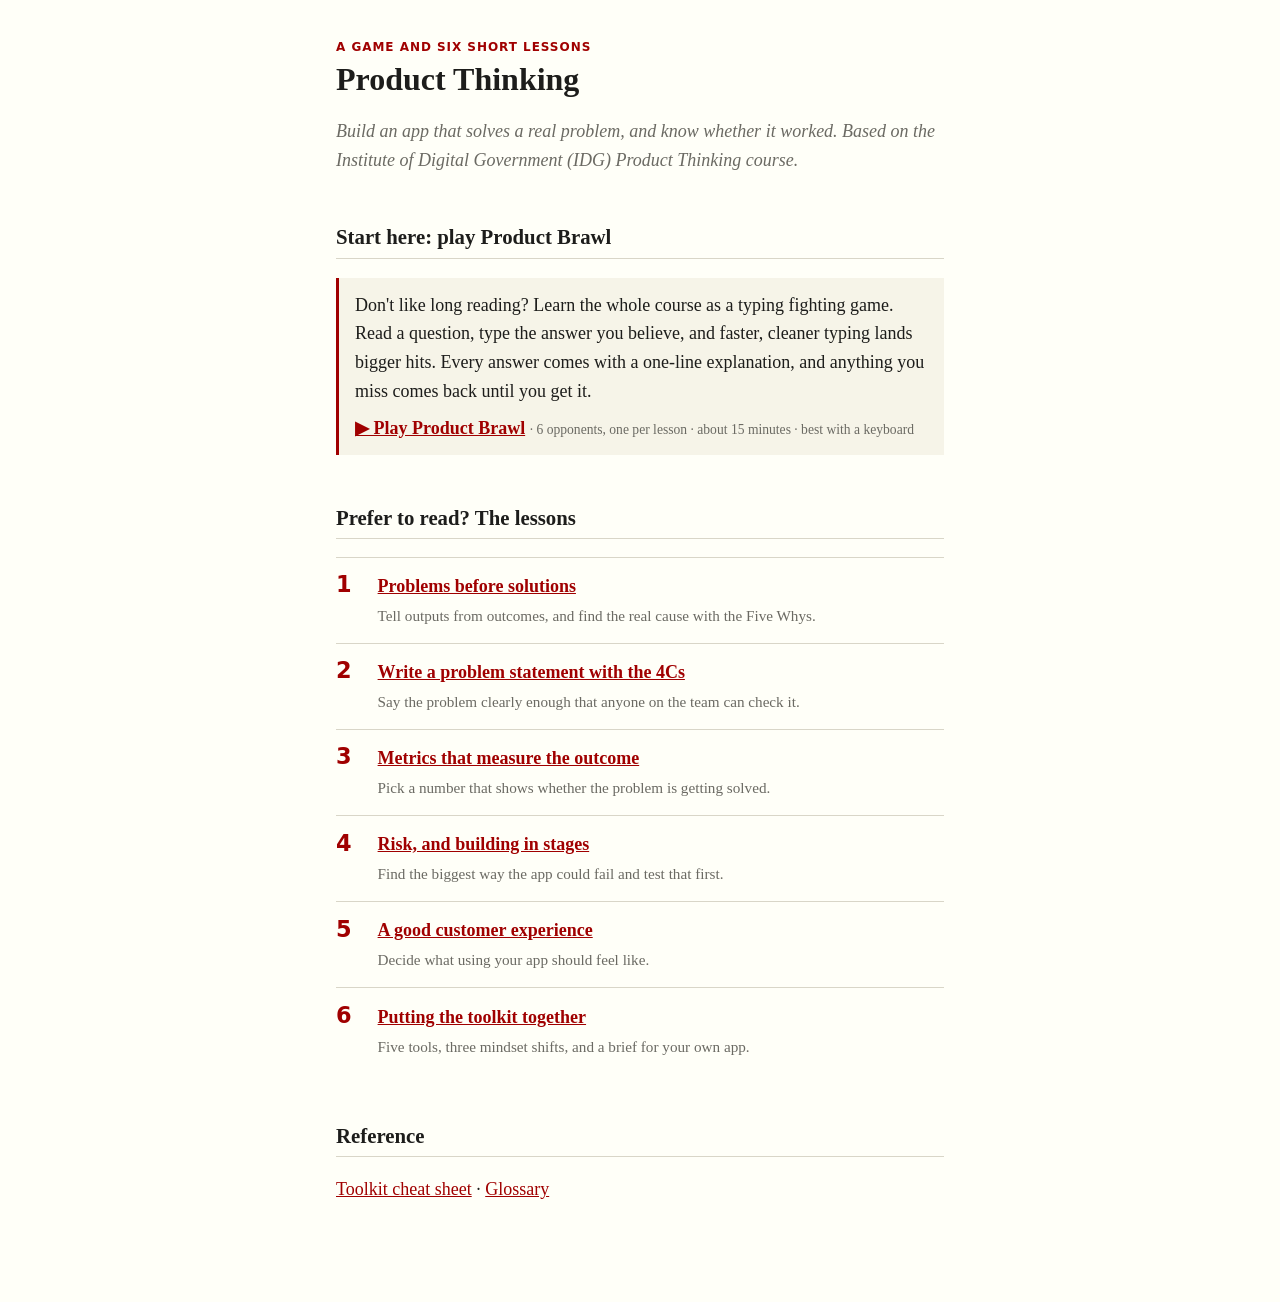
<file: index.html>
<!doctype html><html lang="en"><head><meta charset="utf-8"><meta name="viewport" content="width=device-width,initial-scale=1">
<title>Product Thinking</title><link rel="stylesheet" href="assets/style.css">
<style>
ol.lessons{list-style:none;padding:0;margin:1rem 0;counter-reset:l}
ol.lessons li{counter-increment:l;border-top:1px solid var(--rule);padding:.9rem 0 .9rem 2.6rem;position:relative}
ol.lessons li::before{content:counter(l);position:absolute;left:0;top:.85rem;font:600 1.4rem system-ui;color:var(--accent)}
ol.lessons a{font-weight:bold}
ol.lessons p{margin:.2rem 0 0;color:var(--muted);font-size:.95rem}
</style></head><body><main>
<div class="kicker">A game and six short lessons</div>
<h1>Product Thinking</h1>
<p class="lede">Build an app that solves a real problem, and know whether it worked. Based on the Institute of Digital Government (IDG) Product Thinking course.</p>

<h2>Start here: play Product Brawl</h2>
<div class="card"><p style="margin:0 0 .5rem">Don't like long reading? Learn the whole course as a typing fighting game. Read a question, type the answer you believe, and faster, cleaner typing lands bigger hits. Every answer comes with a one-line explanation, and anything you miss comes back until you get it.</p>
<p style="margin:0"><a href="games/product-brawl.html"><b>▶ Play Product Brawl</b></a> <span class="small">· 6 opponents, one per lesson · about 15 minutes · best with a keyboard</span></p></div>

<h2>Prefer to read? The lessons</h2>
<ol class="lessons">
<li><a href="lessons/0001-problems-before-solutions.html">Problems before solutions</a><p>Tell outputs from outcomes, and find the real cause with the Five Whys.</p></li>
<li><a href="lessons/0002-the-4cs.html">Write a problem statement with the 4Cs</a><p>Say the problem clearly enough that anyone on the team can check it.</p></li>
<li><a href="lessons/0003-metrics.html">Metrics that measure the outcome</a><p>Pick a number that shows whether the problem is getting solved.</p></li>
<li><a href="lessons/0004-de-risking-in-stages.html">Risk, and building in stages</a><p>Find the biggest way the app could fail and test that first.</p></li>
<li><a href="lessons/0005-customer-experience.html">A good customer experience</a><p>Decide what using your app should feel like.</p></li>
<li><a href="lessons/0006-putting-it-together.html">Putting the toolkit together</a><p>Five tools, three mindset shifts, and a brief for your own app.</p></li>
</ol>

<h2>Reference</h2>
<p><a href="reference/toolkit.html">Toolkit cheat sheet</a> · <a href="reference/glossary.html">Glossary</a></p>
</main></body></html>
</file>
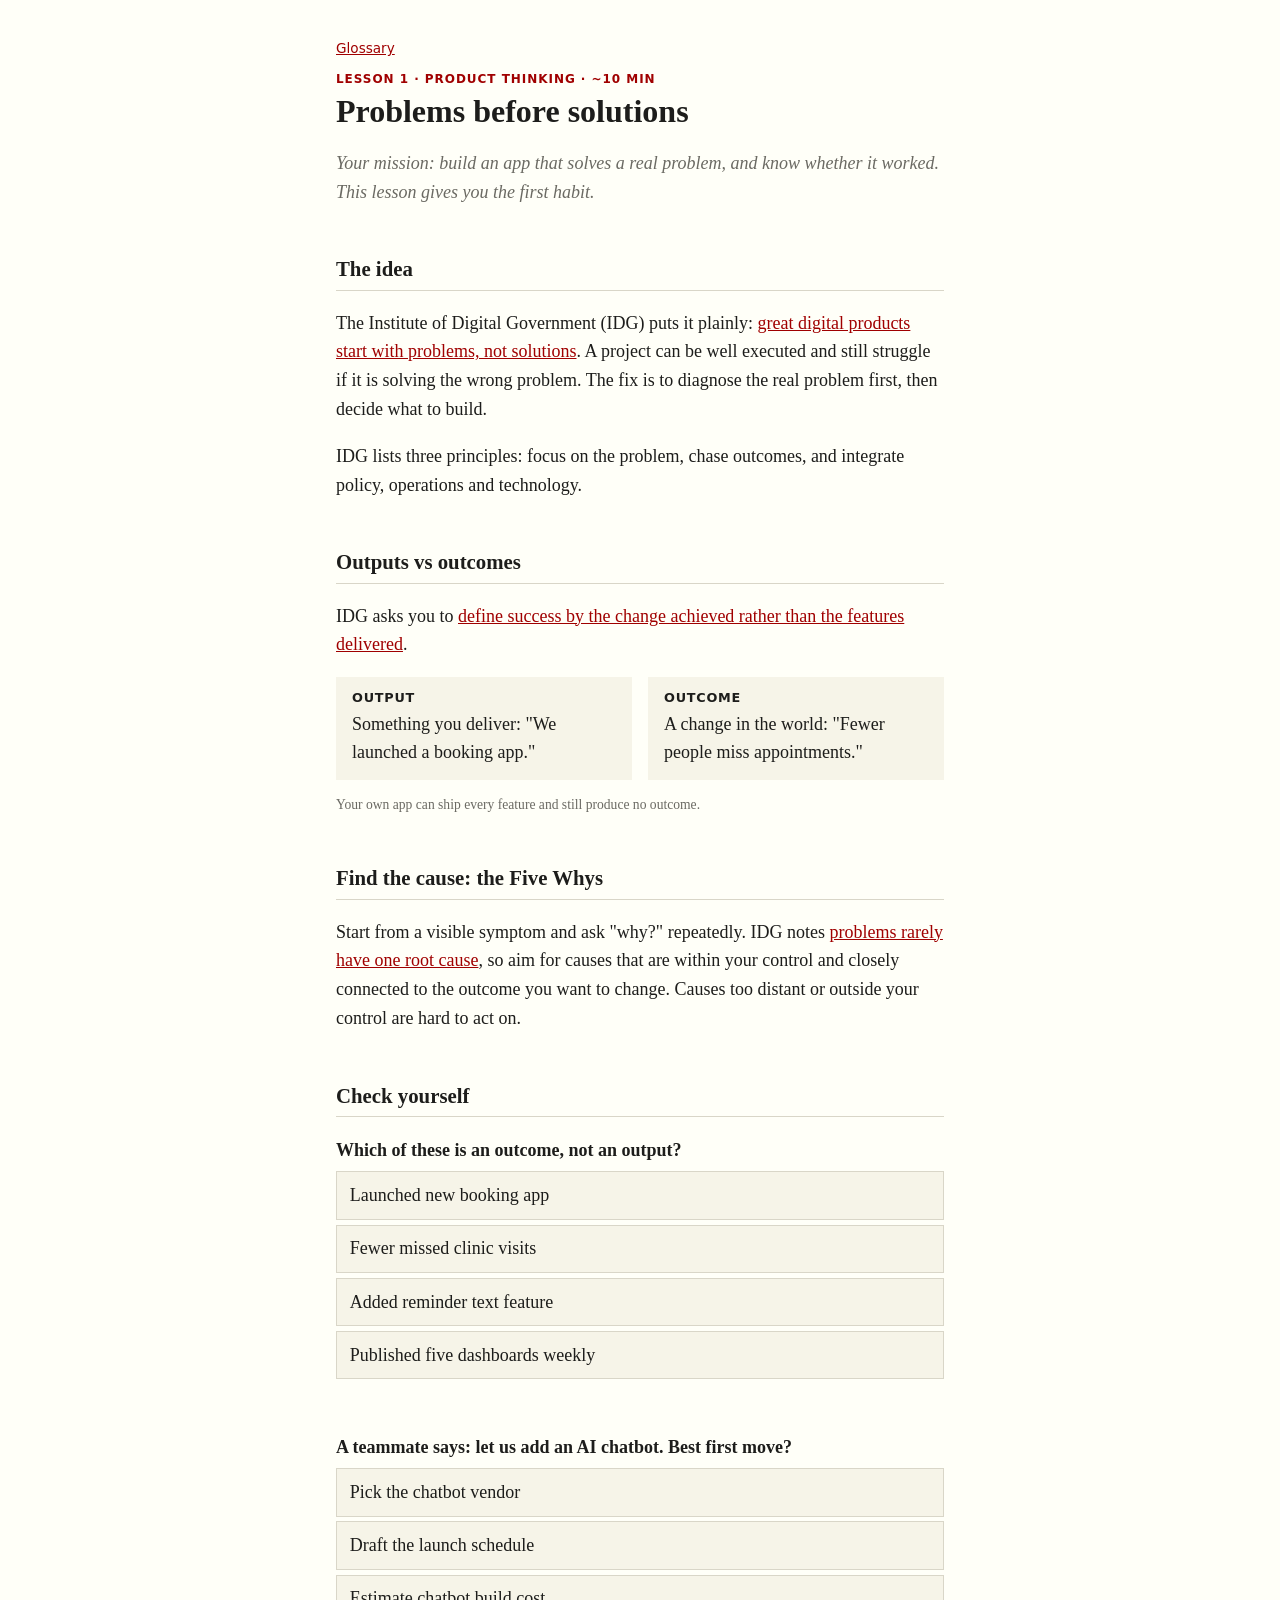
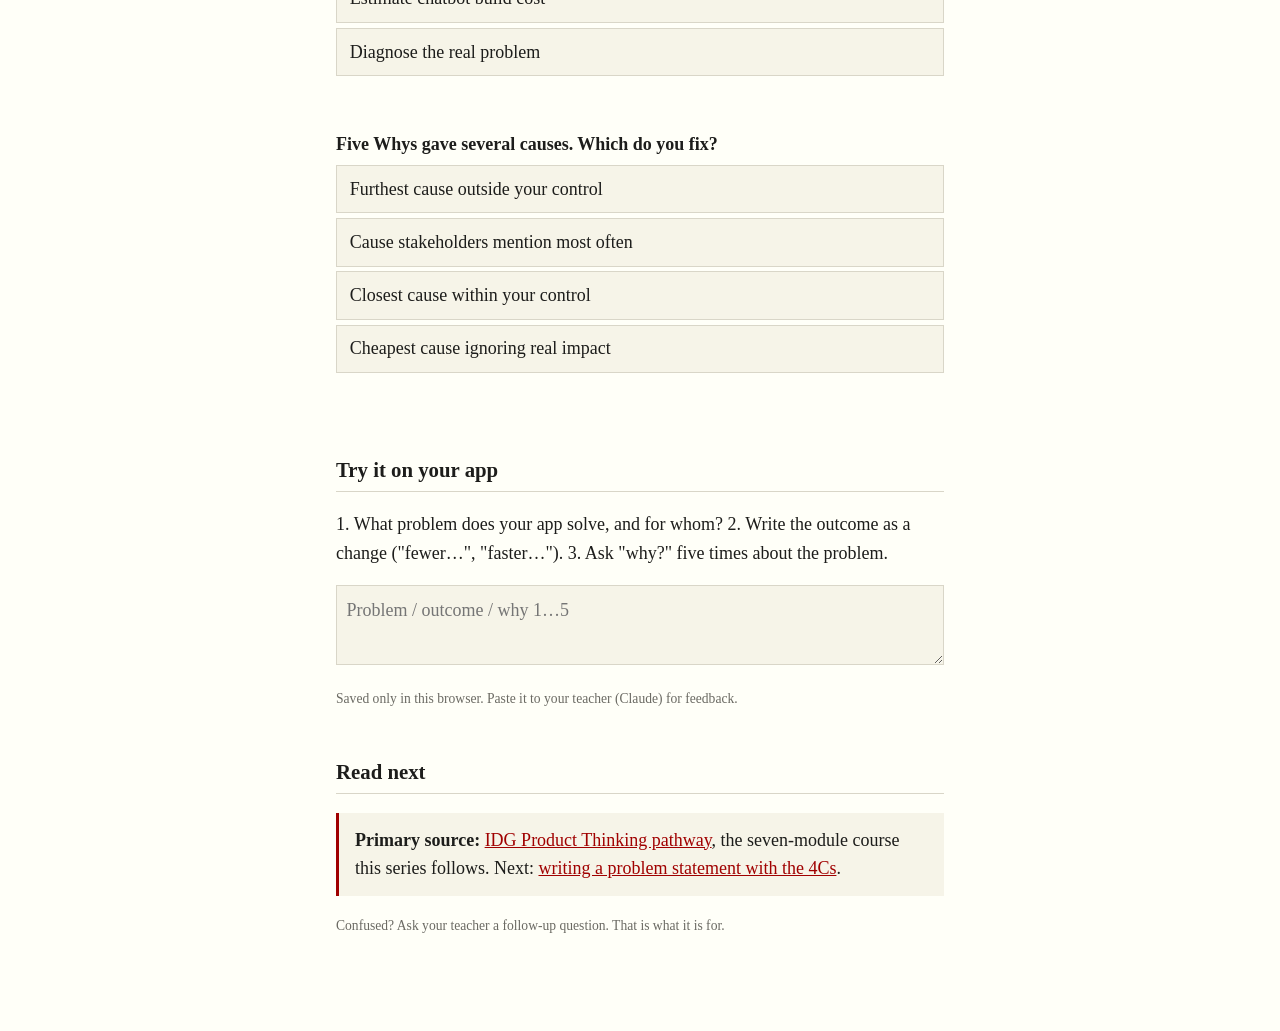
<file: lessons/0001-problems-before-solutions.html>
<!doctype html><html lang="en"><head><meta charset="utf-8"><meta name="viewport" content="width=device-width,initial-scale=1">
<title>Problems Before Solutions</title><link rel="stylesheet" href="../assets/style.css"></head><body><main>
<nav class="crumbs"><a href="../reference/glossary.html">Glossary</a></nav>
<div class="kicker">Lesson 1 · Product Thinking · ~10 min</div>
<h1>Problems before solutions</h1>
<p class="lede">Your mission: build an app that solves a real problem, and know whether it worked. This lesson gives you the first habit.</p>

<h2>The idea</h2>
<p>The Institute of Digital Government (IDG) puts it plainly: <a href="https://www.idg.gov.sg/guides-resources/ai-301-build-with-ai/productthinking1/">great digital products start with problems, not solutions</a>. A project can be well executed and still struggle if it is solving the wrong problem. The fix is to diagnose the real problem first, then decide what to build.</p>
<p>IDG lists three principles: focus on the problem, chase outcomes, and integrate policy, operations and technology.</p>

<h2>Outputs vs outcomes</h2>
<p>IDG asks you to <a href="https://www.idg.gov.sg/product-thinking/">define success by the change achieved rather than the features delivered</a>.</p>
<div class="compare">
<div><h3>Output</h3>Something you deliver: "We launched a booking app."</div>
<div><h3>Outcome</h3>A change in the world: "Fewer people miss appointments."</div>
</div>
<p class="small">Your own app can ship every feature and still produce no outcome.</p>

<h2>Find the cause: the Five Whys</h2>
<p>Start from a visible symptom and ask "why?" repeatedly. IDG notes <a href="https://www.idg.gov.sg/guides-resources/ai-301-build-with-ai/productthinking2/">problems rarely have one root cause</a>, so aim for causes that are within your control and closely connected to the outcome you want to change. Causes too distant or outside your control are hard to act on.</p>

<h2>Check yourself</h2>
<div class="quiz" data-quiz='{"q":"Which of these is an outcome, not an output?","options":["Launched new booking app","Fewer missed clinic visits","Added reminder text feature","Published five dashboards weekly"],"answer":1,"why":"An outcome is a change in the world, not a thing you shipped."}'></div>
<div class="quiz" data-quiz='{"q":"A teammate says: let us add an AI chatbot. Best first move?","options":["Pick the chatbot vendor","Draft the launch schedule","Estimate chatbot build cost","Diagnose the real problem"],"answer":3,"why":"Problems come before solutions. Confirm the problem before choosing the tool."}'></div>
<div class="quiz" data-quiz='{"q":"Five Whys gave several causes. Which do you fix?","options":["Furthest cause outside your control","Cause stakeholders mention most often","Closest cause within your control","Cheapest cause ignoring real impact"],"answer":2,"why":"IDG: pick causes you control that are closely tied to the outcome."}'></div>

<h2>Try it on your app</h2>
<p>1. What problem does your app solve, and for whom? 2. Write the outcome as a change ("fewer…", "faster…"). 3. Ask "why?" five times about the problem.</p>
<textarea data-save="l1-problem" aria-label="Your problem, outcome and five whys" placeholder="Problem / outcome / why 1…5"></textarea>
<p class="small">Saved only in this browser. Paste it to your teacher (Claude) for feedback.</p>

<h2>Read next</h2>
<div class="card"><strong>Primary source:</strong> <a href="https://www.idg.gov.sg/product-thinking/">IDG Product Thinking pathway</a>, the seven-module course this series follows. Next: <a href="0002-the-4cs.html">writing a problem statement with the 4Cs</a>.</div>
<p class="small">Confused? Ask your teacher a follow-up question. That is what it is for.</p>
</main>
<script src="../assets/quiz.js"></script><script src="../assets/notes.js"></script></body></html>
</file>
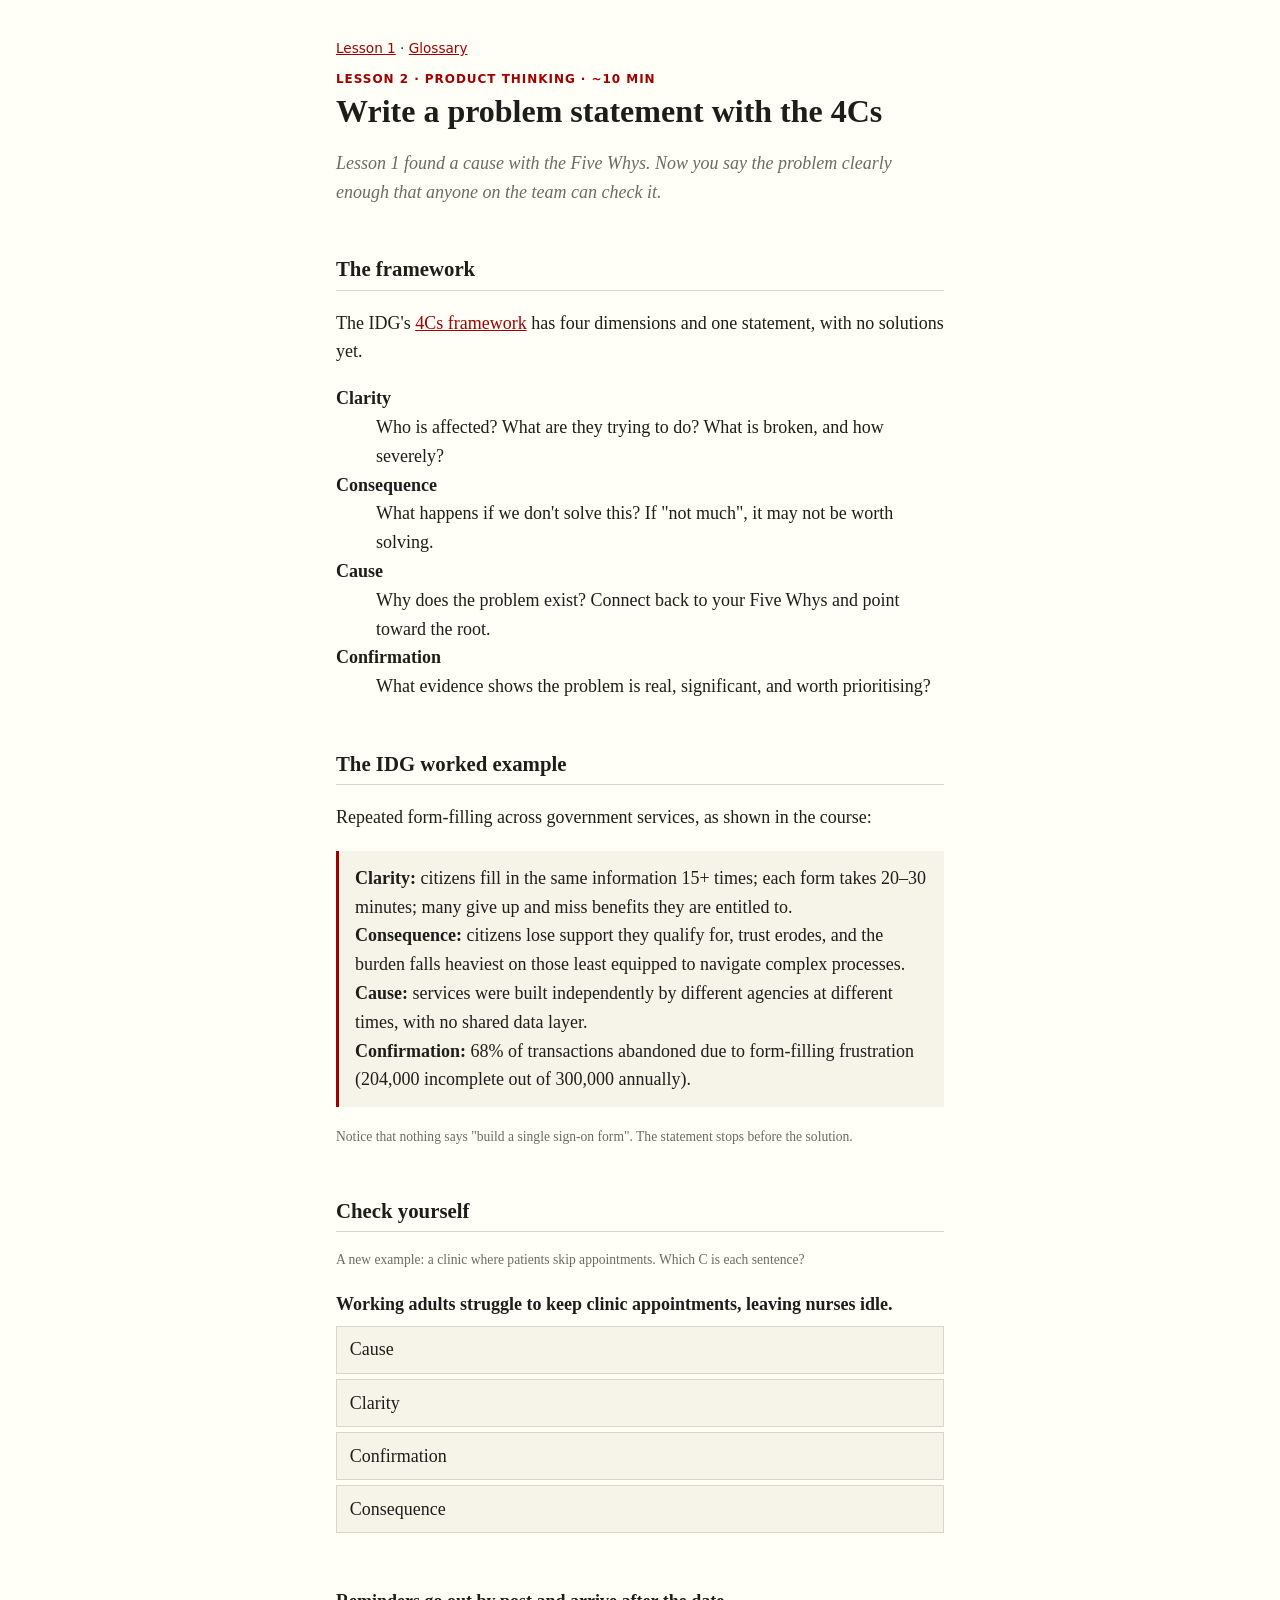
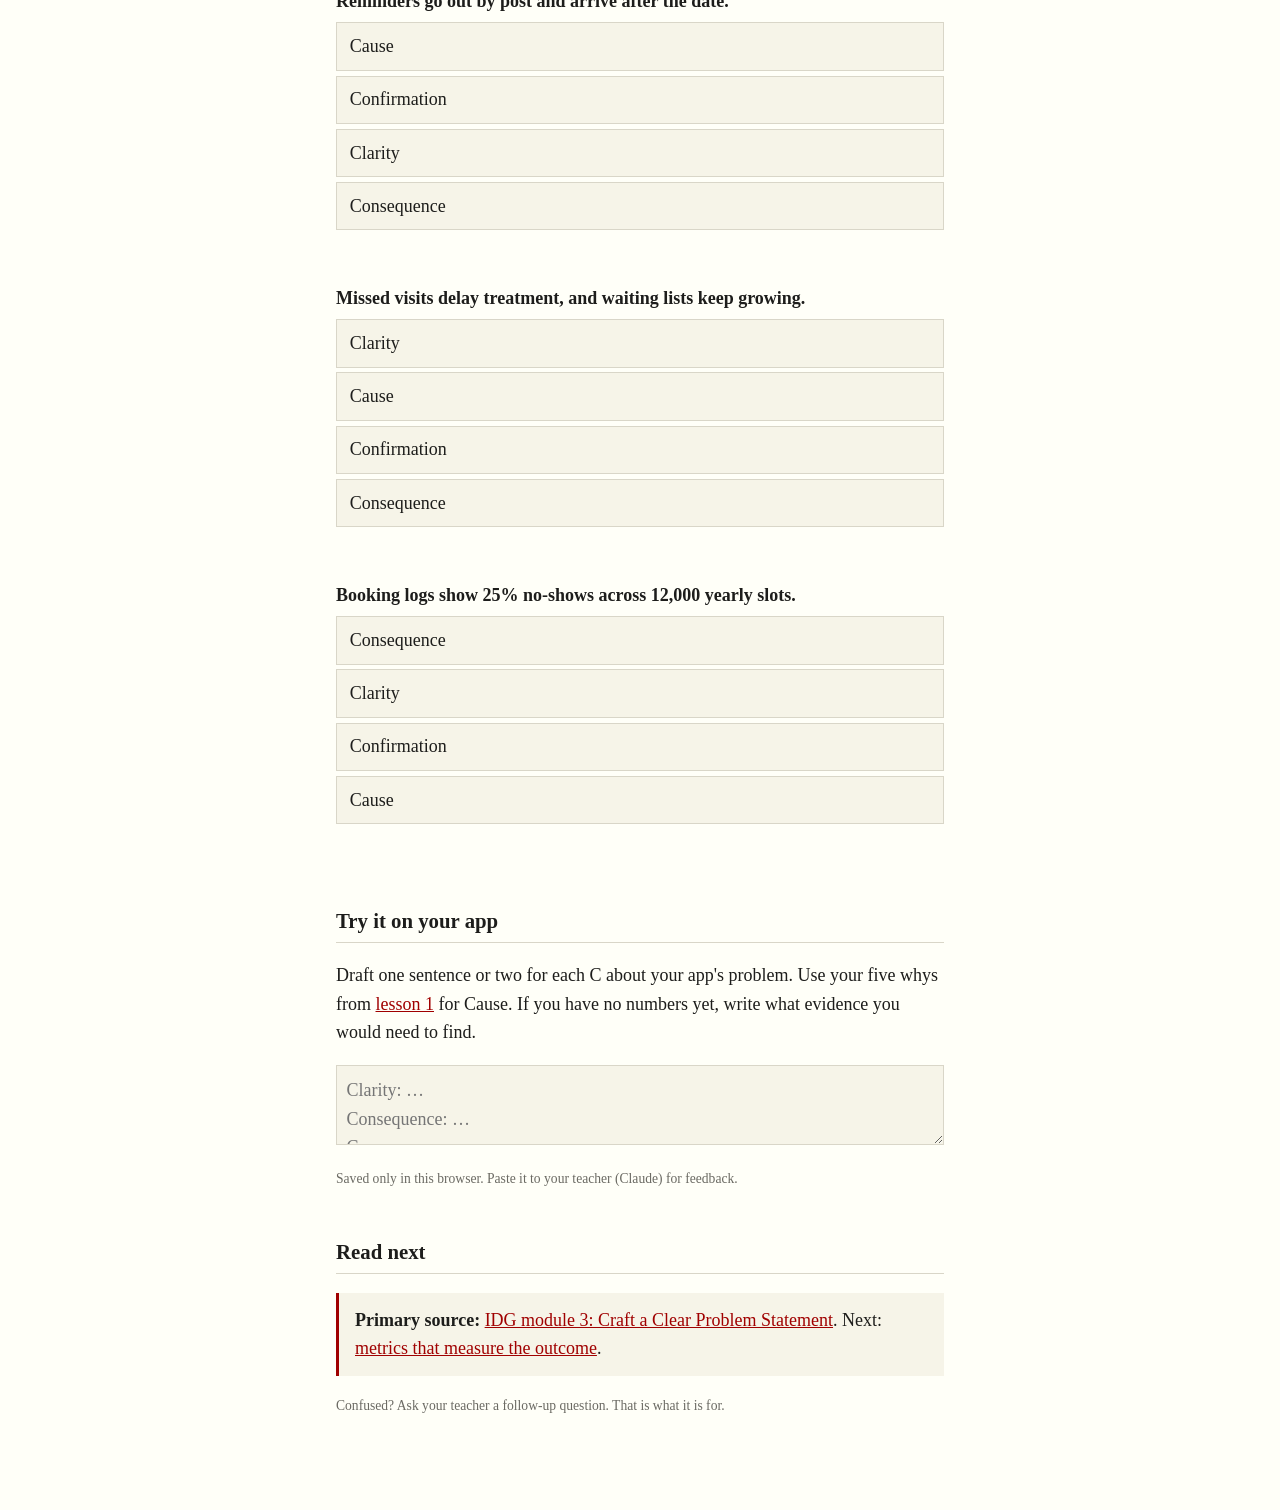
<file: lessons/0002-the-4cs.html>
<!doctype html><html lang="en"><head><meta charset="utf-8"><meta name="viewport" content="width=device-width,initial-scale=1">
<title>The 4Cs Problem Statement</title><link rel="stylesheet" href="../assets/style.css"></head><body><main>
<nav class="crumbs"><a href="0001-problems-before-solutions.html">Lesson 1</a> · <a href="../reference/glossary.html">Glossary</a></nav>
<div class="kicker">Lesson 2 · Product Thinking · ~10 min</div>
<h1>Write a problem statement with the 4Cs</h1>
<p class="lede">Lesson 1 found a cause with the Five Whys. Now you say the problem clearly enough that anyone on the team can check it.</p>

<h2>The framework</h2>
<p>The IDG's <a href="https://www.idg.gov.sg/guides-resources/ai-301-build-with-ai/productthinking3/">4Cs framework</a> has four dimensions and one statement, with no solutions yet.</p>
<dl>
<dt><strong>Clarity</strong></dt><dd>Who is affected? What are they trying to do? What is broken, and how severely?</dd>
<dt><strong>Consequence</strong></dt><dd>What happens if we don't solve this? If "not much", it may not be worth solving.</dd>
<dt><strong>Cause</strong></dt><dd>Why does the problem exist? Connect back to your Five Whys and point toward the root.</dd>
<dt><strong>Confirmation</strong></dt><dd>What evidence shows the problem is real, significant, and worth prioritising?</dd>
</dl>

<h2>The IDG worked example</h2>
<p>Repeated form-filling across government services, as shown in the course:</p>
<div class="card"><strong>Clarity:</strong> citizens fill in the same information 15+ times; each form takes 20–30 minutes; many give up and miss benefits they are entitled to.<br>
<strong>Consequence:</strong> citizens lose support they qualify for, trust erodes, and the burden falls heaviest on those least equipped to navigate complex processes.<br>
<strong>Cause:</strong> services were built independently by different agencies at different times, with no shared data layer.<br>
<strong>Confirmation:</strong> 68% of transactions abandoned due to form-filling frustration (204,000 incomplete out of 300,000 annually).</div>
<p class="small">Notice that nothing says "build a single sign-on form". The statement stops before the solution.</p>

<h2>Check yourself</h2>
<p class="small">A new example: a clinic where patients skip appointments. Which C is each sentence?</p>
<div class="quiz" data-quiz='{"q":"Working adults struggle to keep clinic appointments, leaving nurses idle.","options":["Cause","Clarity","Confirmation","Consequence"],"answer":1,"why":"It says who is affected and what is broken."}'></div>
<div class="quiz" data-quiz='{"q":"Reminders go out by post and arrive after the date.","options":["Cause","Confirmation","Clarity","Consequence"],"answer":0,"why":"It explains why the problem exists, the root reason."}'></div>
<div class="quiz" data-quiz='{"q":"Missed visits delay treatment, and waiting lists keep growing.","options":["Clarity","Cause","Confirmation","Consequence"],"answer":3,"why":"It states the stakes if the problem stays unsolved."}'></div>
<div class="quiz" data-quiz='{"q":"Booking logs show 25% no-shows across 12,000 yearly slots.","options":["Consequence","Clarity","Confirmation","Cause"],"answer":2,"why":"It is evidence that the problem is real and significant."}'></div>

<h2>Try it on your app</h2>
<p>Draft one sentence or two for each C about your app's problem. Use your five whys from <a href="0001-problems-before-solutions.html">lesson 1</a> for Cause. If you have no numbers yet, write what evidence you would need to find.</p>
<textarea data-save="l2-4cs" aria-label="Your 4Cs problem statement" placeholder="Clarity: …&#10;Consequence: …&#10;Cause: …&#10;Confirmation: …"></textarea>
<p class="small">Saved only in this browser. Paste it to your teacher (Claude) for feedback.</p>

<h2>Read next</h2>
<div class="card"><strong>Primary source:</strong> <a href="https://www.idg.gov.sg/guides-resources/ai-301-build-with-ai/productthinking3/">IDG module 3: Craft a Clear Problem Statement</a>. Next: <a href="0003-metrics.html">metrics that measure the outcome</a>.</div>
<p class="small">Confused? Ask your teacher a follow-up question. That is what it is for.</p>
</main><script src="../assets/quiz.js"></script><script src="../assets/notes.js"></script></body></html>
</file>
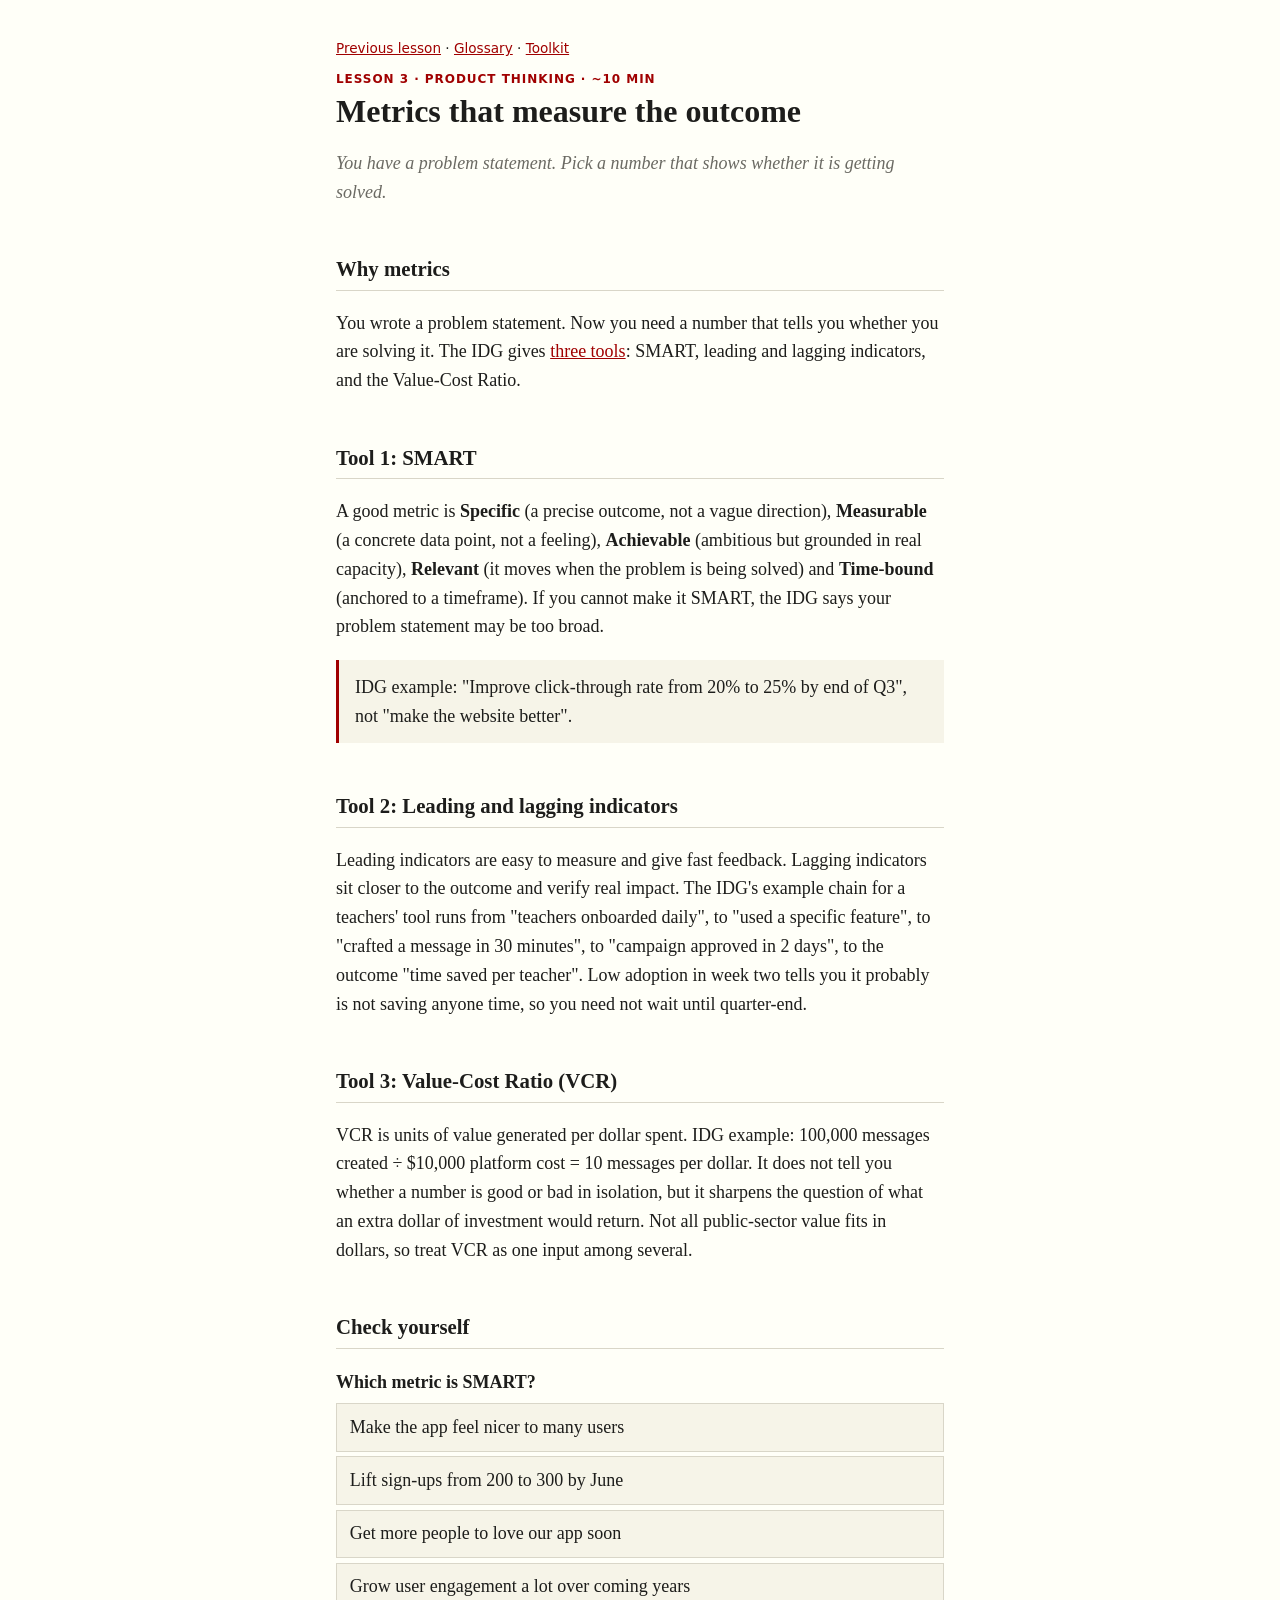
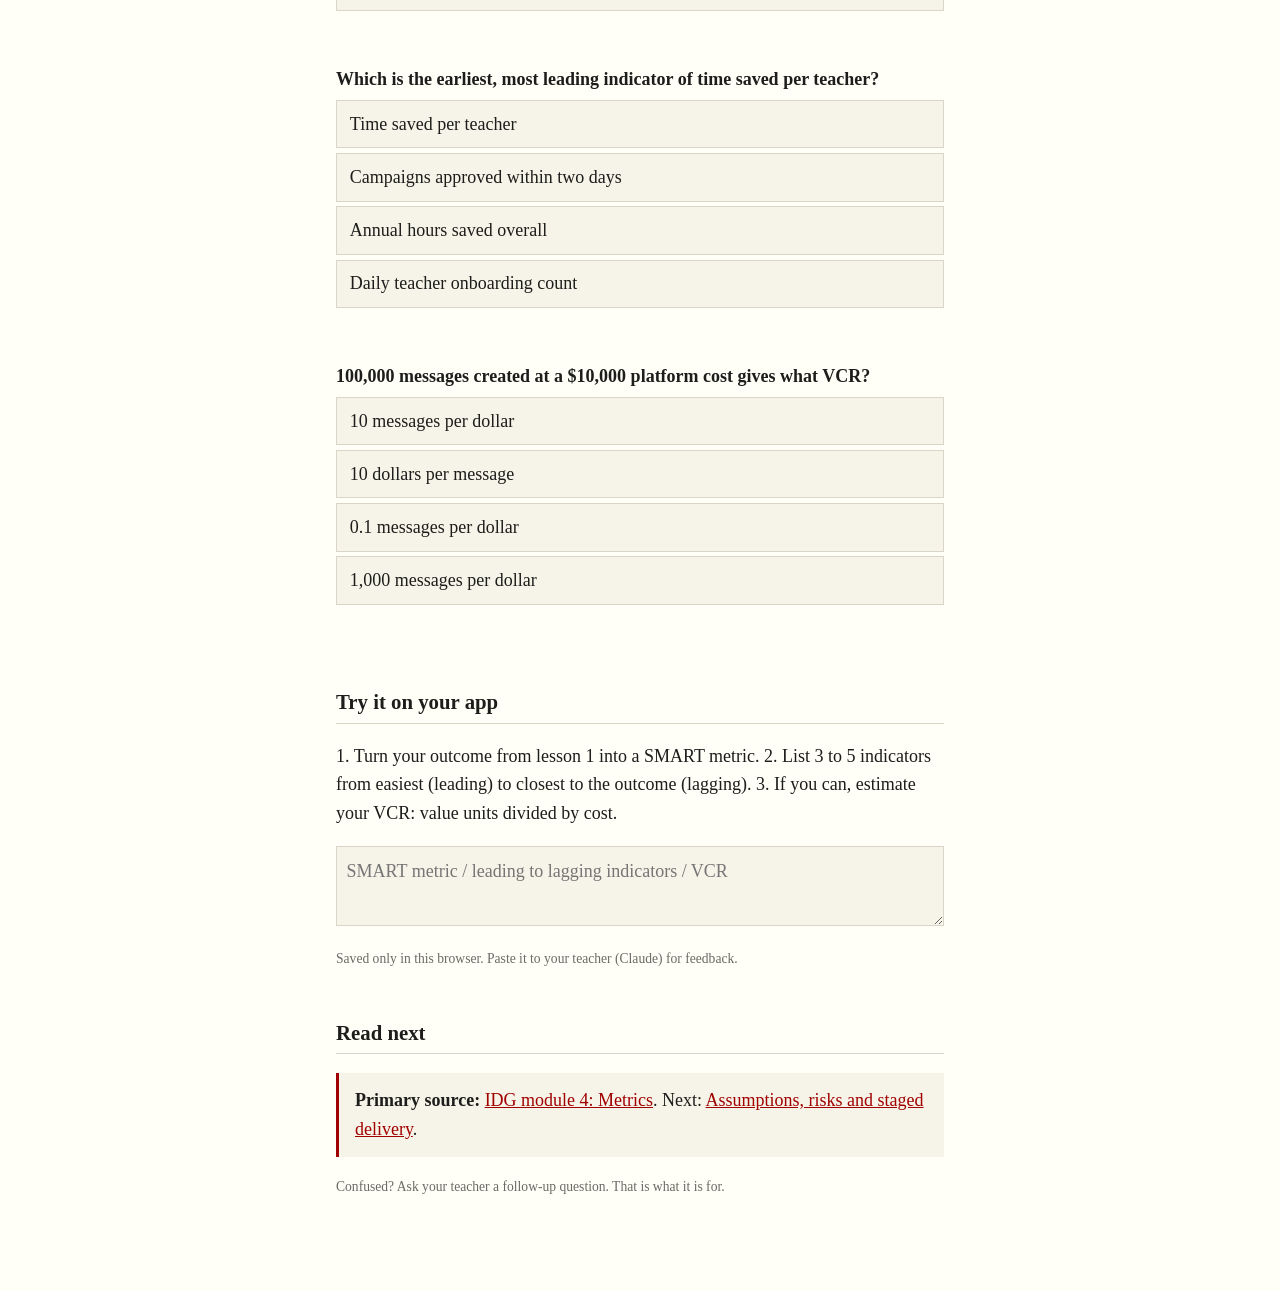
<file: lessons/0003-metrics.html>
<!doctype html><html lang="en"><head><meta charset="utf-8"><meta name="viewport" content="width=device-width,initial-scale=1">
<title>Metrics that measure the outcome</title><link rel="stylesheet" href="../assets/style.css"></head><body><main>
<nav class="crumbs"><a href="0002-the-4cs.html">Previous lesson</a> · <a href="../reference/glossary.html">Glossary</a> · <a href="../reference/toolkit.html">Toolkit</a></nav>
<div class="kicker">Lesson 3 · Product Thinking · ~10 min</div>
<h1>Metrics that measure the outcome</h1>
<p class="lede">You have a problem statement. Pick a number that shows whether it is getting solved.</p>
<h2>Why metrics</h2>
<p>You wrote a problem statement. Now you need a number that tells you whether you are solving it. The IDG gives <a href="https://www.idg.gov.sg/guides-resources/ai-301-build-with-ai/productthinking4/">three tools</a>: SMART, leading and lagging indicators, and the Value-Cost Ratio.</p>
<h2>Tool 1: SMART</h2>
<p>A good metric is <strong>Specific</strong> (a precise outcome, not a vague direction), <strong>Measurable</strong> (a concrete data point, not a feeling), <strong>Achievable</strong> (ambitious but grounded in real capacity), <strong>Relevant</strong> (it moves when the problem is being solved) and <strong>Time-bound</strong> (anchored to a timeframe). If you cannot make it SMART, the IDG says your problem statement may be too broad.</p>
<div class="card">IDG example: "Improve click-through rate from 20% to 25% by end of Q3", not "make the website better".</div>
<h2>Tool 2: Leading and lagging indicators</h2>
<p>Leading indicators are easy to measure and give fast feedback. Lagging indicators sit closer to the outcome and verify real impact. The IDG's example chain for a teachers' tool runs from "teachers onboarded daily", to "used a specific feature", to "crafted a message in 30 minutes", to "campaign approved in 2 days", to the outcome "time saved per teacher". Low adoption in week two tells you it probably is not saving anyone time, so you need not wait until quarter-end.</p>
<h2>Tool 3: Value-Cost Ratio (VCR)</h2>
<p>VCR is units of value generated per dollar spent. IDG example: 100,000 messages created ÷ $10,000 platform cost = 10 messages per dollar. It does not tell you whether a number is good or bad in isolation, but it sharpens the question of what an extra dollar of investment would return. Not all public-sector value fits in dollars, so treat VCR as one input among several.</p>
<h2>Check yourself</h2>
<div class="quiz" data-quiz='{"q": "Which metric is SMART?", "options": ["Make the app feel nicer to many users", "Lift sign-ups from 200 to 300 by June", "Get more people to love our app soon", "Grow user engagement a lot over coming years"], "answer": 1, "why": "It is specific, measurable and time-bound."}'></div>
<div class="quiz" data-quiz='{"q": "Which is the earliest, most leading indicator of time saved per teacher?", "options": ["Time saved per teacher", "Campaigns approved within two days", "Annual hours saved overall", "Daily teacher onboarding count"], "answer": 3, "why": "Onboarding is easy to measure early; time saved is the lagging outcome."}'></div>
<div class="quiz" data-quiz='{"q": "100,000 messages created at a $10,000 platform cost gives what VCR?", "options": ["10 messages per dollar", "10 dollars per message", "0.1 messages per dollar", "1,000 messages per dollar"], "answer": 0, "why": "VCR is value divided by cost: 100,000 \u00f7 10,000 = 10."}'></div>
<h2>Try it on your app</h2>
<p>1. Turn your outcome from lesson 1 into a SMART metric. 2. List 3 to 5 indicators from easiest (leading) to closest to the outcome (lagging). 3. If you can, estimate your VCR: value units divided by cost.</p>
<textarea data-save="l3-metrics" aria-label="Your metric and indicators" placeholder="SMART metric / leading to lagging indicators / VCR"></textarea>
<p class="small">Saved only in this browser. Paste it to your teacher (Claude) for feedback.</p>
<h2>Read next</h2>
<div class="card"><strong>Primary source:</strong> <a href="https://www.idg.gov.sg/guides-resources/ai-301-build-with-ai/productthinking4/">IDG module 4: Metrics</a>. Next: <a href="0004-de-risking-in-stages.html">Assumptions, risks and staged delivery</a>.</div>
<p class="small">Confused? Ask your teacher a follow-up question. That is what it is for.</p>
</main><script src="../assets/quiz.js"></script><script src="../assets/notes.js"></script></body></html>
</file>
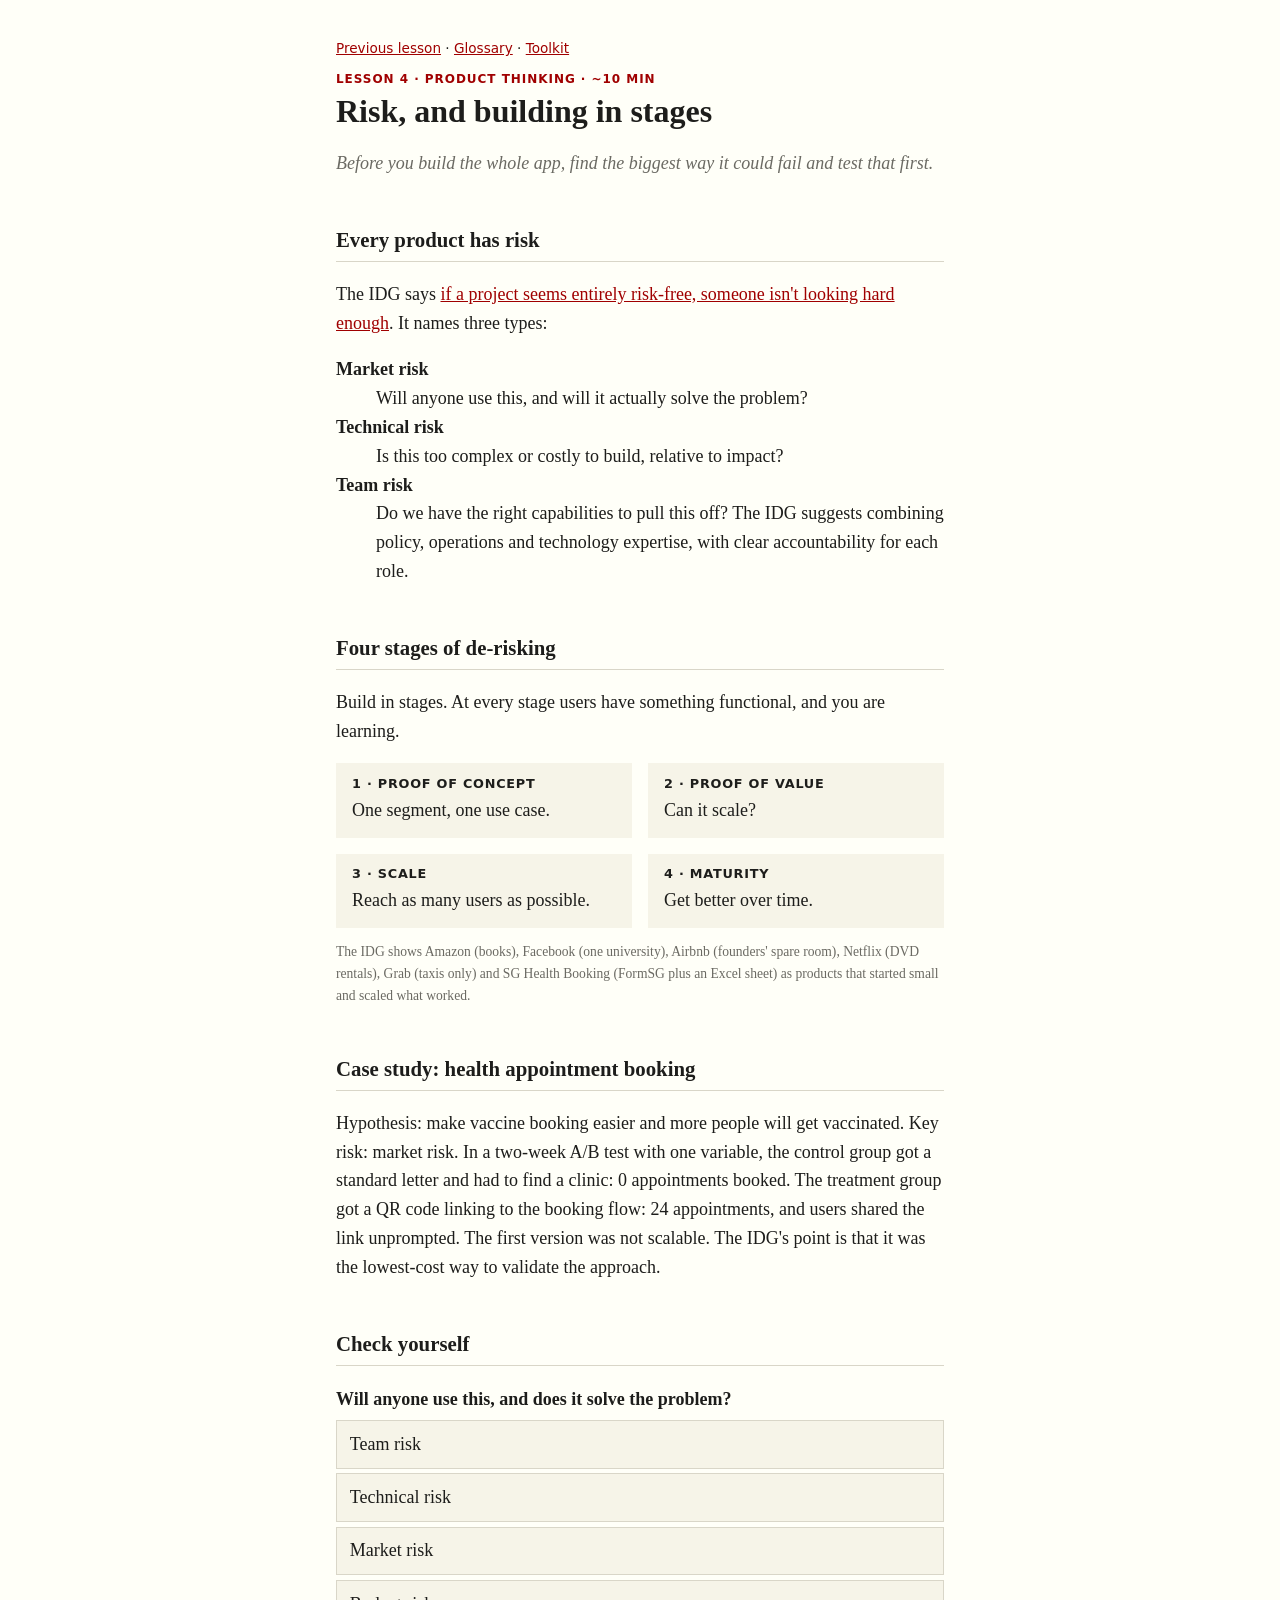
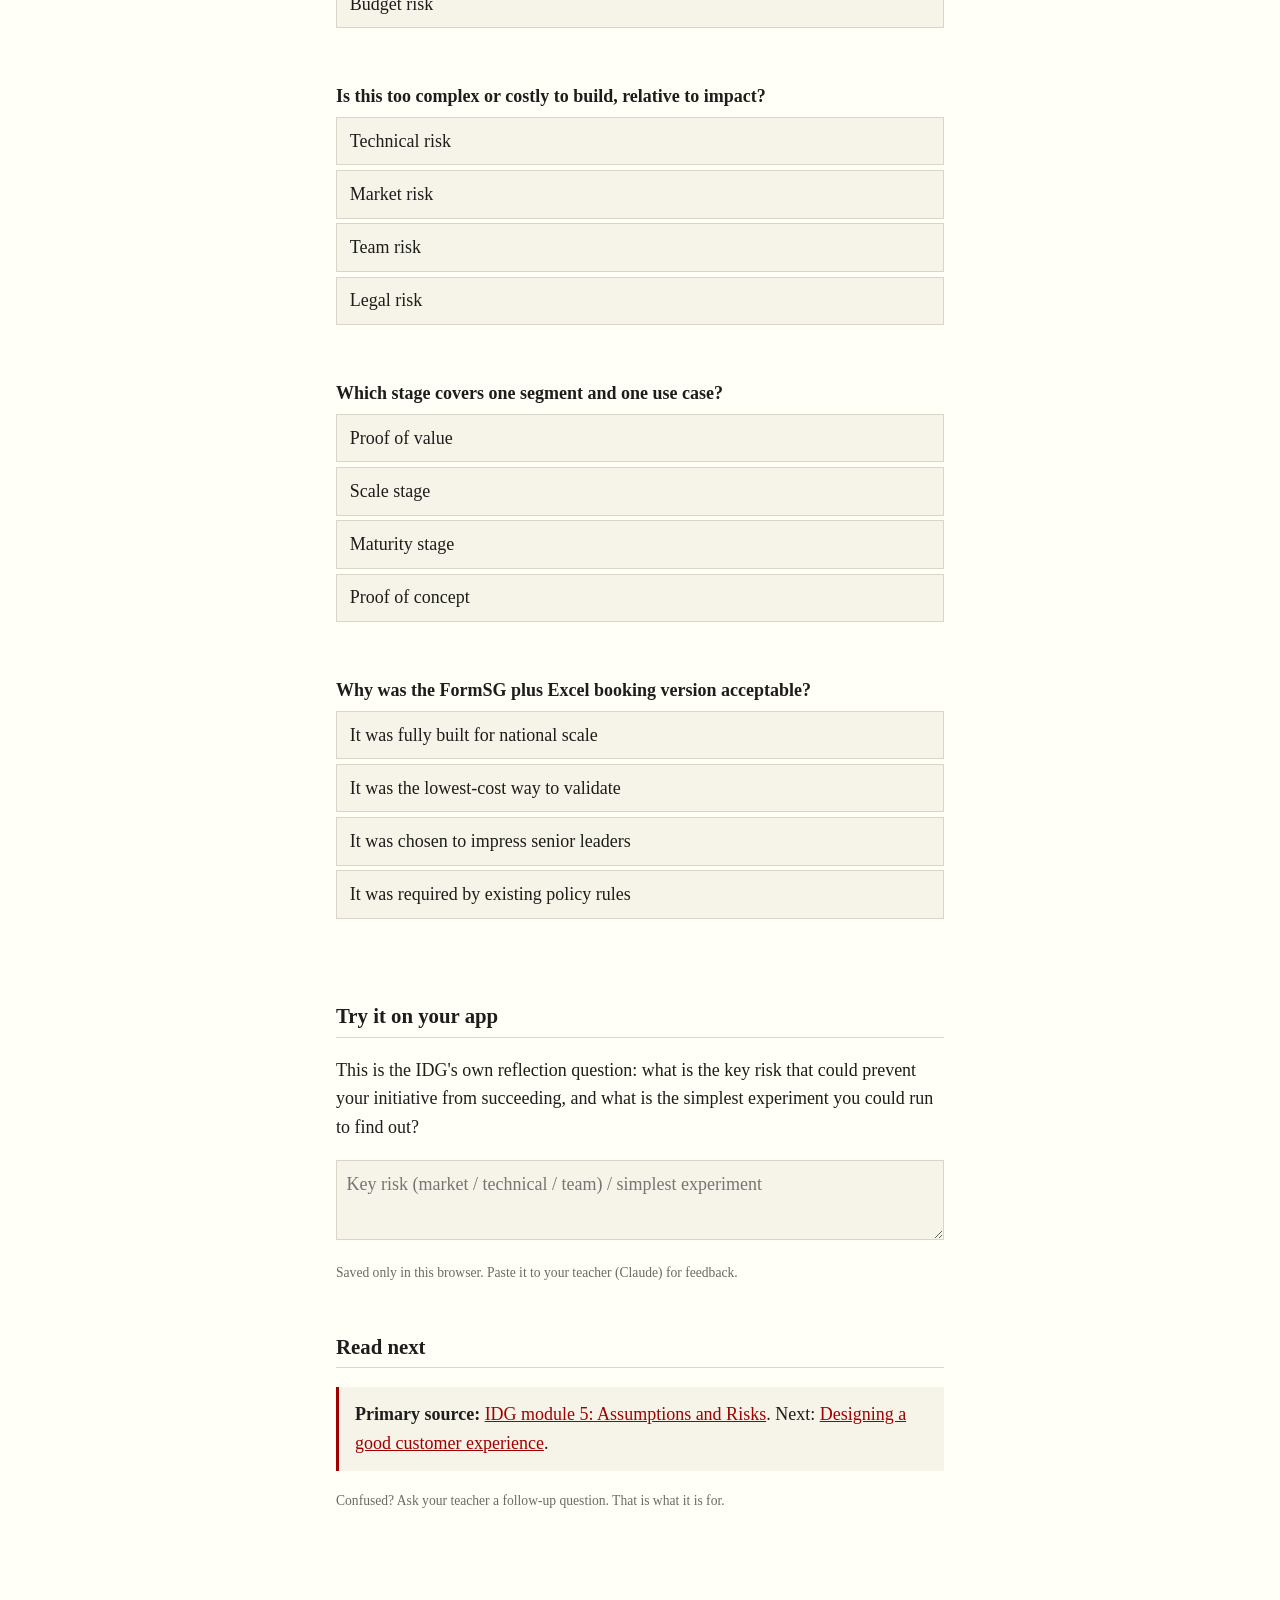
<file: lessons/0004-de-risking-in-stages.html>
<!doctype html><html lang="en"><head><meta charset="utf-8"><meta name="viewport" content="width=device-width,initial-scale=1">
<title>Risk, and building in stages</title><link rel="stylesheet" href="../assets/style.css"></head><body><main>
<nav class="crumbs"><a href="0003-metrics.html">Previous lesson</a> · <a href="../reference/glossary.html">Glossary</a> · <a href="../reference/toolkit.html">Toolkit</a></nav>
<div class="kicker">Lesson 4 · Product Thinking · ~10 min</div>
<h1>Risk, and building in stages</h1>
<p class="lede">Before you build the whole app, find the biggest way it could fail and test that first.</p>
<h2>Every product has risk</h2>
<p>The IDG says <a href="https://www.idg.gov.sg/guides-resources/ai-301-build-with-ai/productthinking5/">if a project seems entirely risk-free, someone isn't looking hard enough</a>. It names three types:</p>
<dl>
<dt><strong>Market risk</strong></dt><dd>Will anyone use this, and will it actually solve the problem?</dd>
<dt><strong>Technical risk</strong></dt><dd>Is this too complex or costly to build, relative to impact?</dd>
<dt><strong>Team risk</strong></dt><dd>Do we have the right capabilities to pull this off? The IDG suggests combining policy, operations and technology expertise, with clear accountability for each role.</dd>
</dl>
<h2>Four stages of de-risking</h2>
<p>Build in stages. At every stage users have something functional, and you are learning.</p>
<div class="compare">
<div><h3>1 · Proof of concept</h3>One segment, one use case.</div>
<div><h3>2 · Proof of value</h3>Can it scale?</div>
<div><h3>3 · Scale</h3>Reach as many users as possible.</div>
<div><h3>4 · Maturity</h3>Get better over time.</div>
</div>
<p class="small">The IDG shows Amazon (books), Facebook (one university), Airbnb (founders' spare room), Netflix (DVD rentals), Grab (taxis only) and SG Health Booking (FormSG plus an Excel sheet) as products that started small and scaled what worked.</p>
<h2>Case study: health appointment booking</h2>
<p>Hypothesis: make vaccine booking easier and more people will get vaccinated. Key risk: market risk. In a two-week A/B test with one variable, the control group got a standard letter and had to find a clinic: 0 appointments booked. The treatment group got a QR code linking to the booking flow: 24 appointments, and users shared the link unprompted. The first version was not scalable. The IDG's point is that it was the lowest-cost way to validate the approach.</p>
<h2>Check yourself</h2>
<div class="quiz" data-quiz='{"q": "Will anyone use this, and does it solve the problem?", "options": ["Team risk", "Technical risk", "Market risk", "Budget risk"], "answer": 2, "why": "That is the market risk question."}'></div>
<div class="quiz" data-quiz='{"q": "Is this too complex or costly to build, relative to impact?", "options": ["Technical risk", "Market risk", "Team risk", "Legal risk"], "answer": 0, "why": "That is the technical risk question."}'></div>
<div class="quiz" data-quiz='{"q": "Which stage covers one segment and one use case?", "options": ["Proof of value", "Scale stage", "Maturity stage", "Proof of concept"], "answer": 3, "why": "Start with a proof of concept, then test value, then scale."}'></div>
<div class="quiz" data-quiz='{"q": "Why was the FormSG plus Excel booking version acceptable?", "options": ["It was fully built for national scale", "It was the lowest-cost way to validate", "It was chosen to impress senior leaders", "It was required by existing policy rules"], "answer": 1, "why": "Early versions exist to learn, not to scale."}'></div>
<h2>Try it on your app</h2>
<p>This is the IDG's own reflection question: what is the key risk that could prevent your initiative from succeeding, and what is the simplest experiment you could run to find out?</p>
<textarea data-save="l4-risk" aria-label="Your key risk and simplest experiment" placeholder="Key risk (market / technical / team) / simplest experiment"></textarea>
<p class="small">Saved only in this browser. Paste it to your teacher (Claude) for feedback.</p>
<h2>Read next</h2>
<div class="card"><strong>Primary source:</strong> <a href="https://www.idg.gov.sg/guides-resources/ai-301-build-with-ai/productthinking5/">IDG module 5: Assumptions and Risks</a>. Next: <a href="0005-customer-experience.html">Designing a good customer experience</a>.</div>
<p class="small">Confused? Ask your teacher a follow-up question. That is what it is for.</p>
</main><script src="../assets/quiz.js"></script><script src="../assets/notes.js"></script></body></html>
</file>
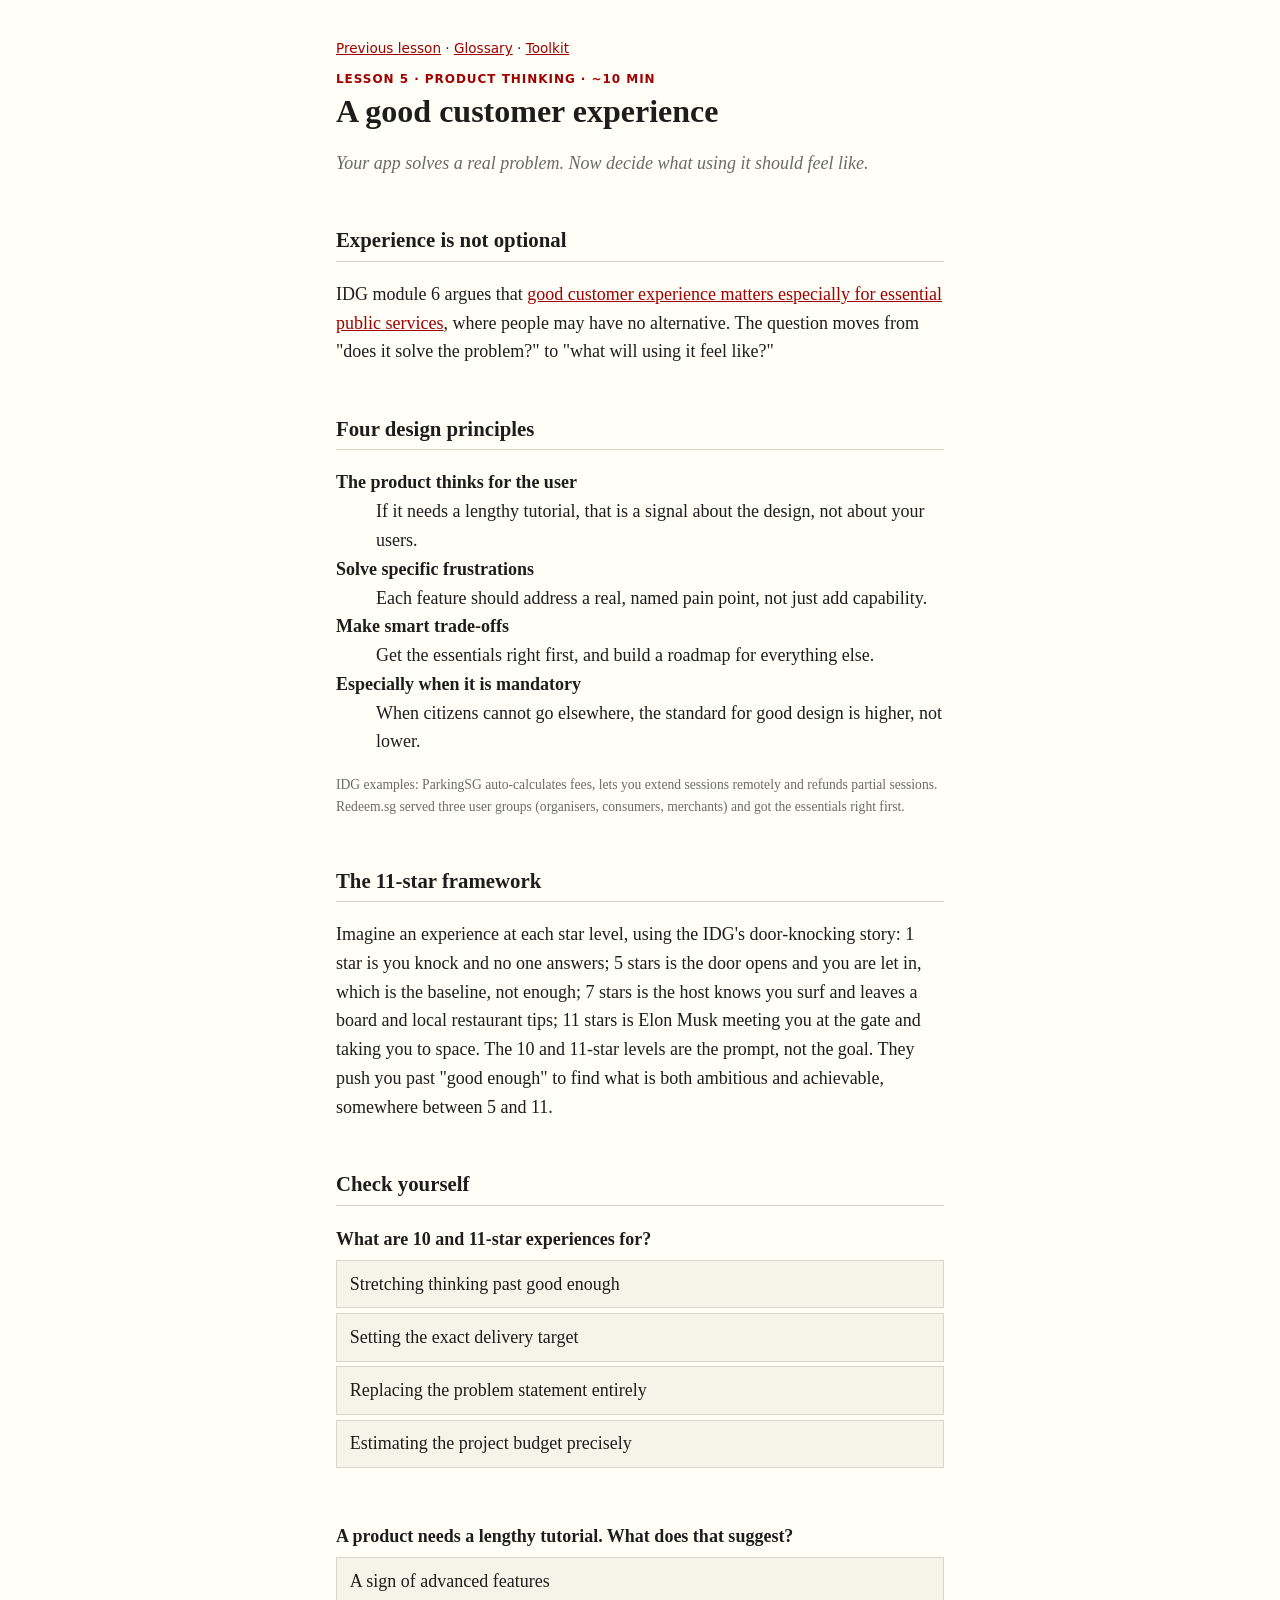
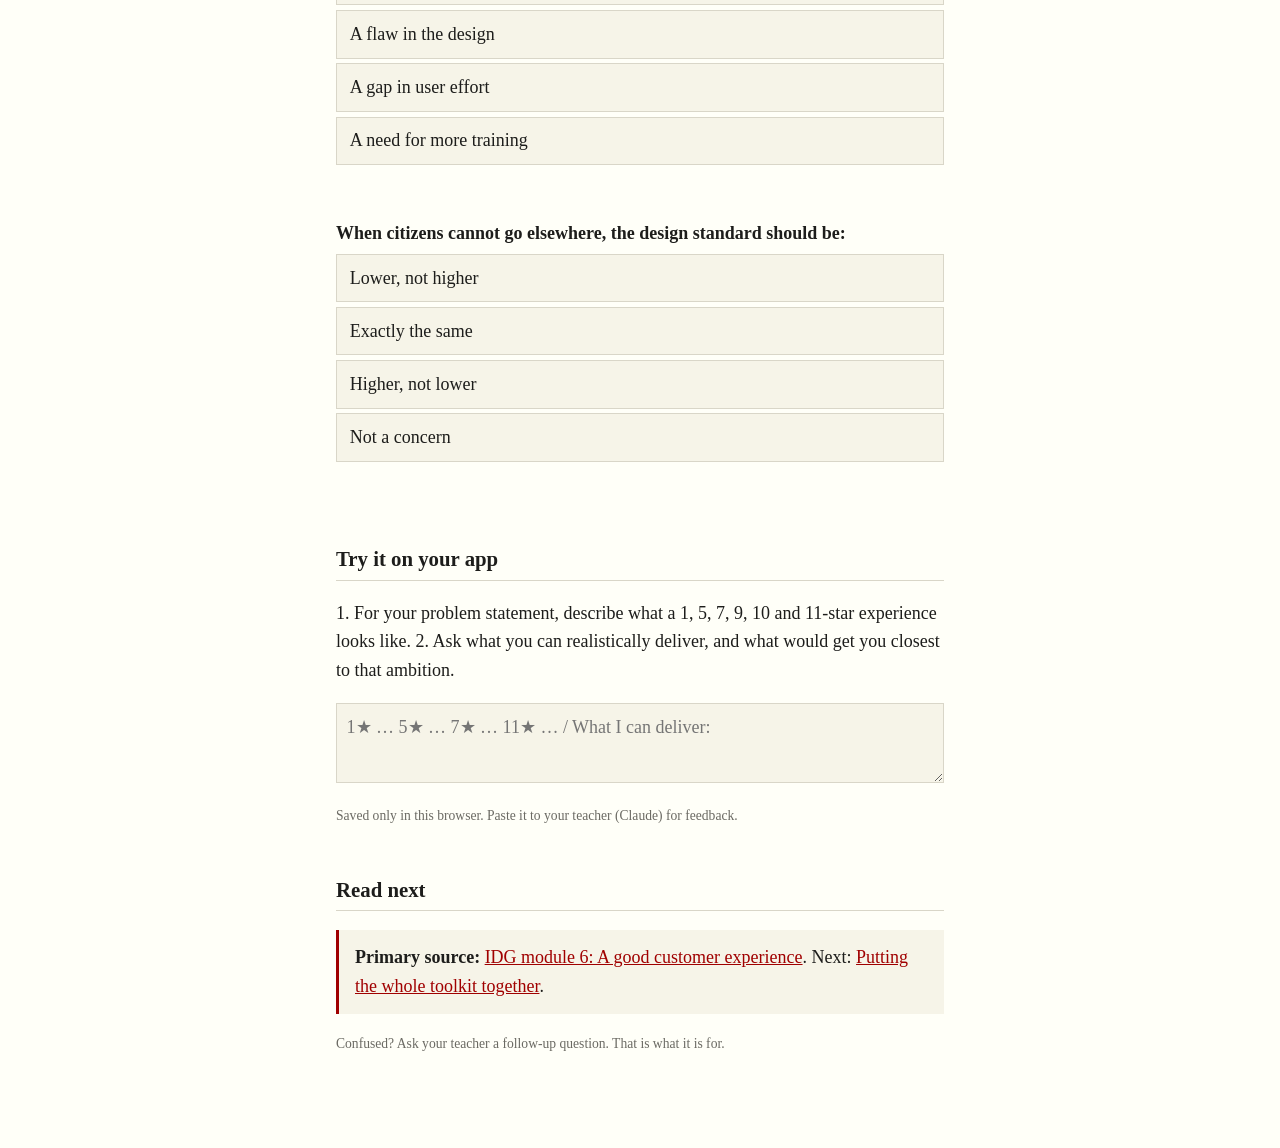
<file: lessons/0005-customer-experience.html>
<!doctype html><html lang="en"><head><meta charset="utf-8"><meta name="viewport" content="width=device-width,initial-scale=1">
<title>A good customer experience</title><link rel="stylesheet" href="../assets/style.css"></head><body><main>
<nav class="crumbs"><a href="0004-de-risking-in-stages.html">Previous lesson</a> · <a href="../reference/glossary.html">Glossary</a> · <a href="../reference/toolkit.html">Toolkit</a></nav>
<div class="kicker">Lesson 5 · Product Thinking · ~10 min</div>
<h1>A good customer experience</h1>
<p class="lede">Your app solves a real problem. Now decide what using it should feel like.</p>
<h2>Experience is not optional</h2>
<p>IDG module 6 argues that <a href="https://www.idg.gov.sg/guides-resources/ai-301-build-with-ai/productthinking6/">good customer experience matters especially for essential public services</a>, where people may have no alternative. The question moves from "does it solve the problem?" to "what will using it feel like?"</p>
<h2>Four design principles</h2>
<dl>
<dt><strong>The product thinks for the user</strong></dt><dd>If it needs a lengthy tutorial, that is a signal about the design, not about your users.</dd>
<dt><strong>Solve specific frustrations</strong></dt><dd>Each feature should address a real, named pain point, not just add capability.</dd>
<dt><strong>Make smart trade-offs</strong></dt><dd>Get the essentials right first, and build a roadmap for everything else.</dd>
<dt><strong>Especially when it is mandatory</strong></dt><dd>When citizens cannot go elsewhere, the standard for good design is higher, not lower.</dd>
</dl>
<p class="small">IDG examples: ParkingSG auto-calculates fees, lets you extend sessions remotely and refunds partial sessions. Redeem.sg served three user groups (organisers, consumers, merchants) and got the essentials right first.</p>
<h2>The 11-star framework</h2>
<p>Imagine an experience at each star level, using the IDG's door-knocking story: 1 star is you knock and no one answers; 5 stars is the door opens and you are let in, which is the baseline, not enough; 7 stars is the host knows you surf and leaves a board and local restaurant tips; 11 stars is Elon Musk meeting you at the gate and taking you to space. The 10 and 11-star levels are the prompt, not the goal. They push you past "good enough" to find what is both ambitious and achievable, somewhere between 5 and 11.</p>
<h2>Check yourself</h2>
<div class="quiz" data-quiz='{"q": "What are 10 and 11-star experiences for?", "options": ["Stretching thinking past good enough", "Setting the exact delivery target", "Replacing the problem statement entirely", "Estimating the project budget precisely"], "answer": 0, "why": "They are a prompt to be ambitious, then you work back to what is achievable."}'></div>
<div class="quiz" data-quiz='{"q": "A product needs a lengthy tutorial. What does that suggest?", "options": ["A sign of advanced features", "A flaw in the design", "A gap in user effort", "A need for more training"], "answer": 1, "why": "The IDG says it signals a design problem, not a user problem."}'></div>
<div class="quiz" data-quiz='{"q": "When citizens cannot go elsewhere, the design standard should be:", "options": ["Lower, not higher", "Exactly the same", "Higher, not lower", "Not a concern"], "answer": 2, "why": "Mandatory use raises the bar."}'></div>
<h2>Try it on your app</h2>
<p>1. For your problem statement, describe what a 1, 5, 7, 9, 10 and 11-star experience looks like. 2. Ask what you can realistically deliver, and what would get you closest to that ambition.</p>
<textarea data-save="l5-stars" aria-label="Your 11-star map" placeholder="1★ … 5★ … 7★ … 11★ … / What I can deliver:"></textarea>
<p class="small">Saved only in this browser. Paste it to your teacher (Claude) for feedback.</p>
<h2>Read next</h2>
<div class="card"><strong>Primary source:</strong> <a href="https://www.idg.gov.sg/guides-resources/ai-301-build-with-ai/productthinking6/">IDG module 6: A good customer experience</a>. Next: <a href="0006-putting-it-together.html">Putting the whole toolkit together</a>.</div>
<p class="small">Confused? Ask your teacher a follow-up question. That is what it is for.</p>
</main><script src="../assets/quiz.js"></script><script src="../assets/notes.js"></script></body></html>
</file>
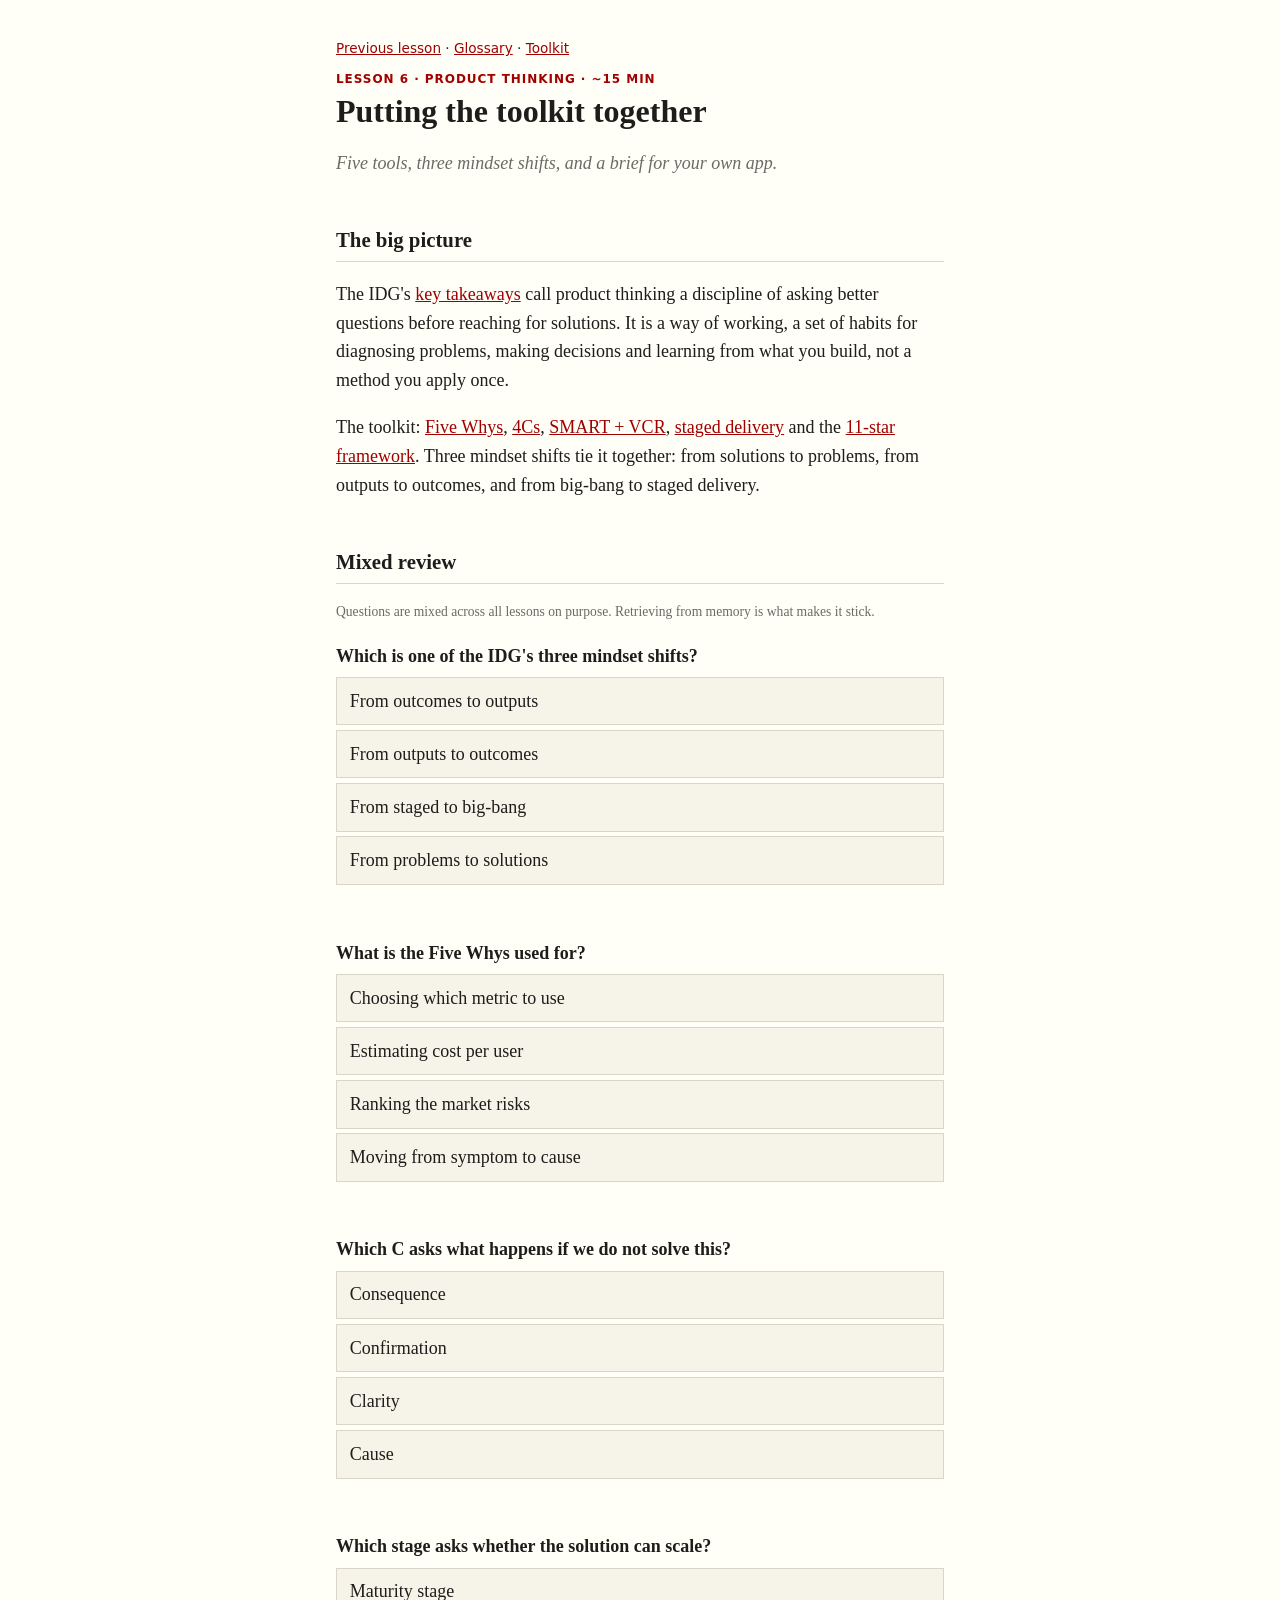
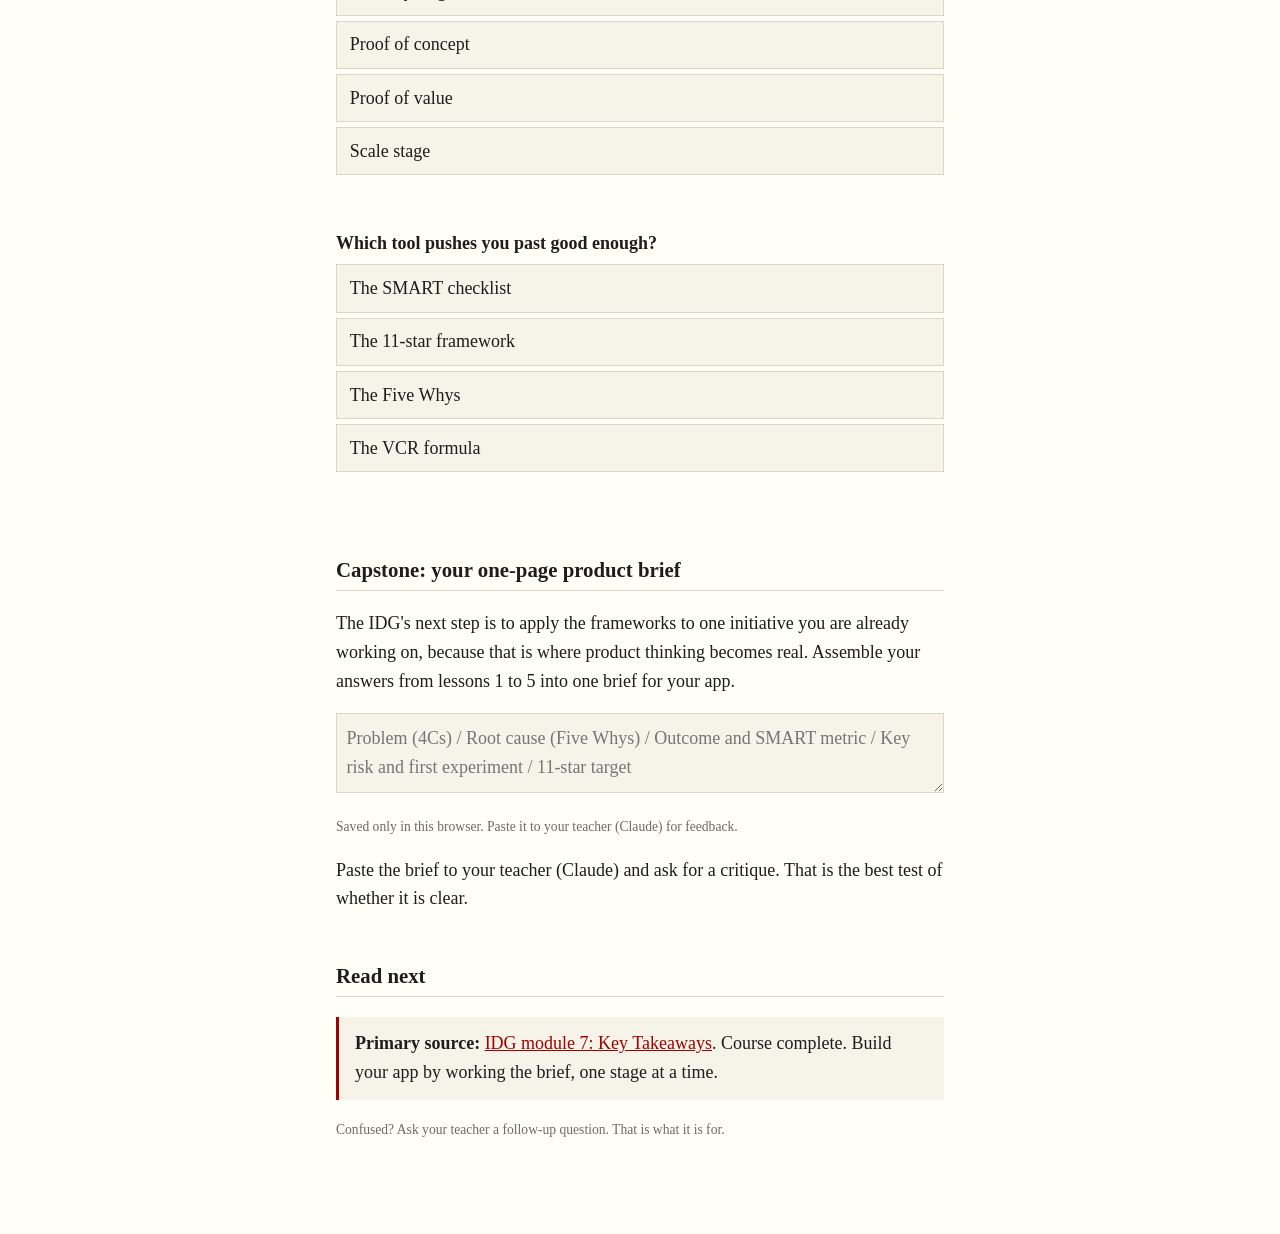
<file: lessons/0006-putting-it-together.html>
<!doctype html><html lang="en"><head><meta charset="utf-8"><meta name="viewport" content="width=device-width,initial-scale=1">
<title>Putting the toolkit together</title><link rel="stylesheet" href="../assets/style.css"></head><body><main>
<nav class="crumbs"><a href="0005-customer-experience.html">Previous lesson</a> · <a href="../reference/glossary.html">Glossary</a> · <a href="../reference/toolkit.html">Toolkit</a></nav>
<div class="kicker">Lesson 6 · Product Thinking · ~15 min</div>
<h1>Putting the toolkit together</h1>
<p class="lede">Five tools, three mindset shifts, and a brief for your own app.</p>
<h2>The big picture</h2>
<p>The IDG's <a href="https://www.idg.gov.sg/guides-resources/ai-301-build-with-ai/productthinking7/">key takeaways</a> call product thinking a discipline of asking better questions before reaching for solutions. It is a way of working, a set of habits for diagnosing problems, making decisions and learning from what you build, not a method you apply once.</p>
<p>The toolkit: <a href="0001-problems-before-solutions.html">Five Whys</a>, <a href="0002-the-4cs.html">4Cs</a>, <a href="0003-metrics.html">SMART + VCR</a>, <a href="0004-de-risking-in-stages.html">staged delivery</a> and the <a href="0005-customer-experience.html">11-star framework</a>. Three mindset shifts tie it together: from solutions to problems, from outputs to outcomes, and from big-bang to staged delivery.</p>
<h2>Mixed review</h2>
<p class="small">Questions are mixed across all lessons on purpose. Retrieving from memory is what makes it stick.</p>
<div class="quiz" data-quiz='{"q": "Which is one of the IDG&#39;s three mindset shifts?", "options": ["From outcomes to outputs", "From outputs to outcomes", "From staged to big-bang", "From problems to solutions"], "answer": 1, "why": "Define success by the change achieved, not the features delivered."}'></div>
<div class="quiz" data-quiz='{"q": "What is the Five Whys used for?", "options": ["Choosing which metric to use", "Estimating cost per user", "Ranking the market risks", "Moving from symptom to cause"], "answer": 3, "why": "It takes you from a visible symptom to an actionable cause."}'></div>
<div class="quiz" data-quiz='{"q": "Which C asks what happens if we do not solve this?", "options": ["Consequence", "Confirmation", "Clarity", "Cause"], "answer": 0, "why": "Consequence is the stakes if the problem stays unsolved."}'></div>
<div class="quiz" data-quiz='{"q": "Which stage asks whether the solution can scale?", "options": ["Maturity stage", "Proof of concept", "Proof of value", "Scale stage"], "answer": 2, "why": "Proof of value asks &#39;Can it scale?&#39;"}'></div>
<div class="quiz" data-quiz='{"q": "Which tool pushes you past good enough?", "options": ["The SMART checklist", "The 11-star framework", "The Five Whys", "The VCR formula"], "answer": 1, "why": "The 10 and 11-star levels are the prompt to be ambitious."}'></div>
<h2>Capstone: your one-page product brief</h2>
<p>The IDG's next step is to apply the frameworks to one initiative you are already working on, because that is where product thinking becomes real. Assemble your answers from lessons 1 to 5 into one brief for your app.</p>
<textarea data-save="l6-brief" aria-label="Your product brief" placeholder="Problem (4Cs) / Root cause (Five Whys) / Outcome and SMART metric / Key risk and first experiment / 11-star target"></textarea>
<p class="small">Saved only in this browser. Paste it to your teacher (Claude) for feedback.</p>
<p>Paste the brief to your teacher (Claude) and ask for a critique. That is the best test of whether it is clear.</p>
<h2>Read next</h2>
<div class="card"><strong>Primary source:</strong> <a href="https://www.idg.gov.sg/guides-resources/ai-301-build-with-ai/productthinking7/">IDG module 7: Key Takeaways</a>. Course complete. Build your app by working the brief, one stage at a time.</div>
<p class="small">Confused? Ask your teacher a follow-up question. That is what it is for.</p>
</main><script src="../assets/quiz.js"></script><script src="../assets/notes.js"></script></body></html>
</file>
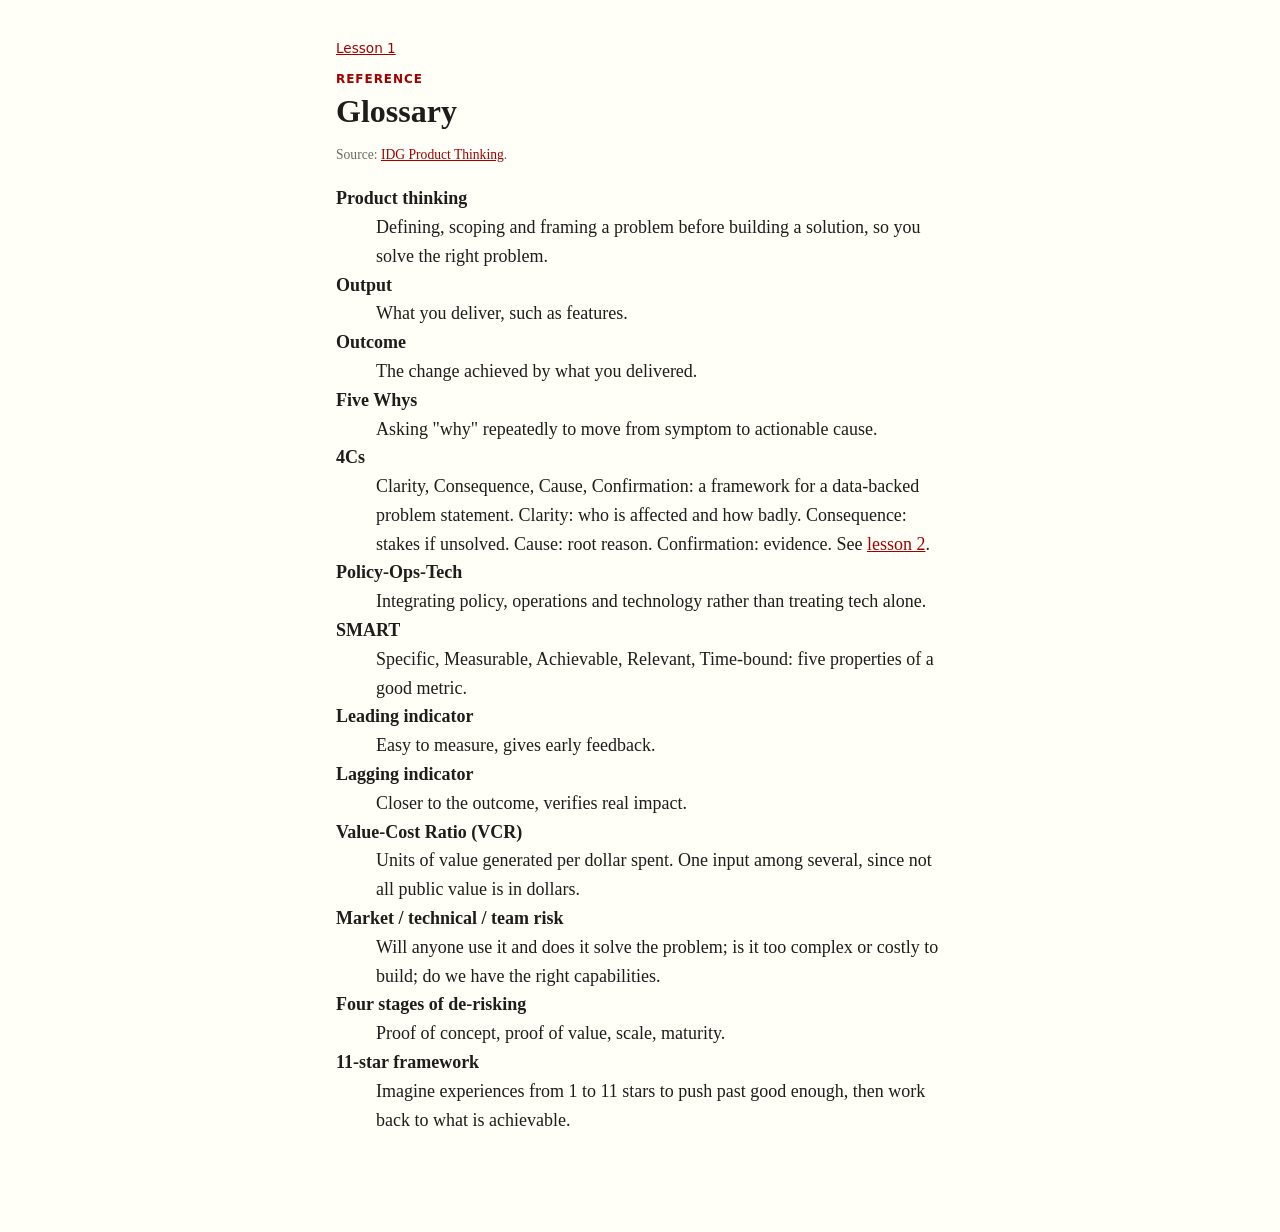
<file: reference/glossary.html>
<!doctype html><html lang="en"><head><meta charset="utf-8"><meta name="viewport" content="width=device-width,initial-scale=1">
<title>Product Thinking Glossary</title><link rel="stylesheet" href="../assets/style.css"></head><body><main>
<nav class="crumbs"><a href="../lessons/0001-problems-before-solutions.html">Lesson 1</a></nav>
<div class="kicker">Reference</div><h1>Glossary</h1>
<p class="small">Source: <a href="https://www.idg.gov.sg/product-thinking/">IDG Product Thinking</a>.</p>
<dl>
<dt><strong>Product thinking</strong></dt><dd>Defining, scoping and framing a problem before building a solution, so you solve the right problem.</dd>
<dt><strong>Output</strong></dt><dd>What you deliver, such as features.</dd>
<dt><strong>Outcome</strong></dt><dd>The change achieved by what you delivered.</dd>
<dt><strong>Five Whys</strong></dt><dd>Asking "why" repeatedly to move from symptom to actionable cause.</dd>
<dt><strong>4Cs</strong></dt><dd>Clarity, Consequence, Cause, Confirmation: a framework for a data-backed problem statement. Clarity: who is affected and how badly. Consequence: stakes if unsolved. Cause: root reason. Confirmation: evidence. See <a href="../lessons/0002-the-4cs.html">lesson 2</a>.</dd>
<dt><strong>Policy-Ops-Tech</strong></dt><dd>Integrating policy, operations and technology rather than treating tech alone.</dd>
<dt><strong>SMART</strong></dt><dd>Specific, Measurable, Achievable, Relevant, Time-bound: five properties of a good metric.</dd>
<dt><strong>Leading indicator</strong></dt><dd>Easy to measure, gives early feedback.</dd>
<dt><strong>Lagging indicator</strong></dt><dd>Closer to the outcome, verifies real impact.</dd>
<dt><strong>Value-Cost Ratio (VCR)</strong></dt><dd>Units of value generated per dollar spent. One input among several, since not all public value is in dollars.</dd>
<dt><strong>Market / technical / team risk</strong></dt><dd>Will anyone use it and does it solve the problem; is it too complex or costly to build; do we have the right capabilities.</dd>
<dt><strong>Four stages of de-risking</strong></dt><dd>Proof of concept, proof of value, scale, maturity.</dd>
<dt><strong>11-star framework</strong></dt><dd>Imagine experiences from 1 to 11 stars to push past good enough, then work back to what is achievable.</dd>
</dl></main></body></html>
</file>
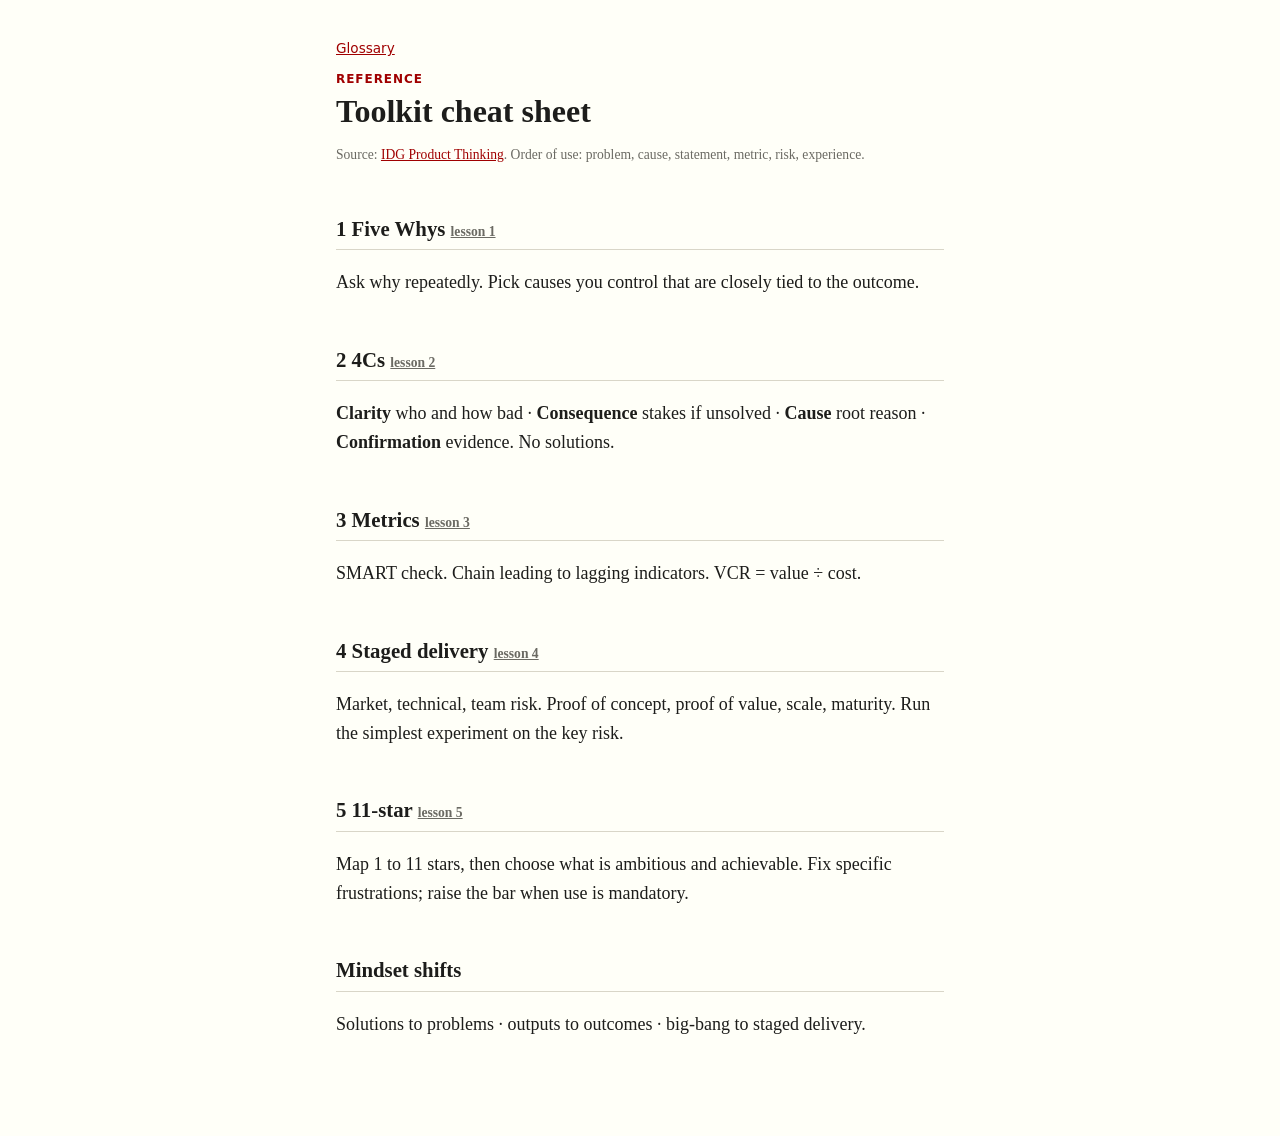
<file: reference/toolkit.html>
<!doctype html><html lang="en"><head><meta charset="utf-8"><meta name="viewport" content="width=device-width,initial-scale=1">
<title>Product Thinking Toolkit</title><link rel="stylesheet" href="../assets/style.css"></head><body><main>
<nav class="crumbs"><a href="glossary.html">Glossary</a></nav>
<div class="kicker">Reference</div><h1>Toolkit cheat sheet</h1>
<p class="small">Source: <a href="https://www.idg.gov.sg/product-thinking/">IDG Product Thinking</a>. Order of use: problem, cause, statement, metric, risk, experience.</p>
<h2>1 Five Whys <a class="small" href="../lessons/0001-problems-before-solutions.html">lesson 1</a></h2><p>Ask why repeatedly. Pick causes you control that are closely tied to the outcome.</p>
<h2>2 4Cs <a class="small" href="../lessons/0002-the-4cs.html">lesson 2</a></h2><p><strong>Clarity</strong> who and how bad · <strong>Consequence</strong> stakes if unsolved · <strong>Cause</strong> root reason · <strong>Confirmation</strong> evidence. No solutions.</p>
<h2>3 Metrics <a class="small" href="../lessons/0003-metrics.html">lesson 3</a></h2><p>SMART check. Chain leading to lagging indicators. VCR = value ÷ cost.</p>
<h2>4 Staged delivery <a class="small" href="../lessons/0004-de-risking-in-stages.html">lesson 4</a></h2><p>Market, technical, team risk. Proof of concept, proof of value, scale, maturity. Run the simplest experiment on the key risk.</p>
<h2>5 11-star <a class="small" href="../lessons/0005-customer-experience.html">lesson 5</a></h2><p>Map 1 to 11 stars, then choose what is ambitious and achievable. Fix specific frustrations; raise the bar when use is mandatory.</p>
<h2>Mindset shifts</h2><p>Solutions to problems · outputs to outcomes · big-bang to staged delivery.</p>
</main></body></html>
</file>
<file: assets/style.css>
:root{--bg:#fffff8;--fg:#1d1d1b;--muted:#6b6a63;--accent:#a00000;--ok:#1a6b3a;--bad:#a00000;--rule:#d9d6c8;--card:#f6f4e8}
@media (prefers-color-scheme:dark){:root{--bg:#161612;--fg:#ecebe2;--muted:#9c9a8e;--accent:#ff8a7a;--ok:#6fcf97;--bad:#ff8a7a;--rule:#3a392f;--card:#1f1f19}}
*{box-sizing:border-box}
body{margin:0;background:var(--bg);color:var(--fg);font:18px/1.6 Georgia,"Iowan Old Style",serif}
main{max-width:40rem;margin:0 auto;padding:2.5rem 16px 5rem}
h1{font-size:2rem;line-height:1.2;margin:.2em 0}h2{font-size:1.3rem;margin-top:2.2em;border-bottom:1px solid var(--rule);padding-bottom:.2em}
.kicker{color:var(--accent);text-transform:uppercase;letter-spacing:.08em;font:600 .75rem system-ui}
.lede{color:var(--muted);font-style:italic}
a{color:var(--accent)}
.card{background:var(--card);border-left:3px solid var(--accent);padding:.8rem 1rem;margin:1.2rem 0}
.compare{display:grid;grid-template-columns:1fr 1fr;gap:1rem}@media(max-width:560px){.compare{grid-template-columns:1fr}}
.compare div{background:var(--card);padding:.8rem 1rem}.compare h3{margin:0 0 .3rem;font:600 .8rem system-ui;text-transform:uppercase;letter-spacing:.06em}
.quiz{margin:1.2rem 0}.quiz p.q{font-weight:bold;margin-bottom:.4rem}
.quiz button.opt{display:block;width:100%;text-align:left;margin:.3rem 0;padding:.55rem .8rem;font:inherit;color:var(--fg);background:var(--card);border:1px solid var(--rule);cursor:pointer}
.quiz button.opt:hover:not(:disabled){border-color:var(--accent)}
.quiz .opt.right{border-color:var(--ok);background:color-mix(in srgb,var(--ok) 15%,var(--card))}
.quiz .opt.wrong{border-color:var(--bad);background:color-mix(in srgb,var(--bad) 12%,var(--card))}
.quiz .fb{font-size:.9rem;color:var(--muted);min-height:1.4em}
textarea{width:100%;min-height:5rem;font:inherit;padding:.6rem;background:var(--card);color:var(--fg);border:1px solid var(--rule)}
.small{font-size:.85rem;color:var(--muted)}
nav.crumbs{font:.85rem system-ui;margin-bottom:1rem}
</file>
